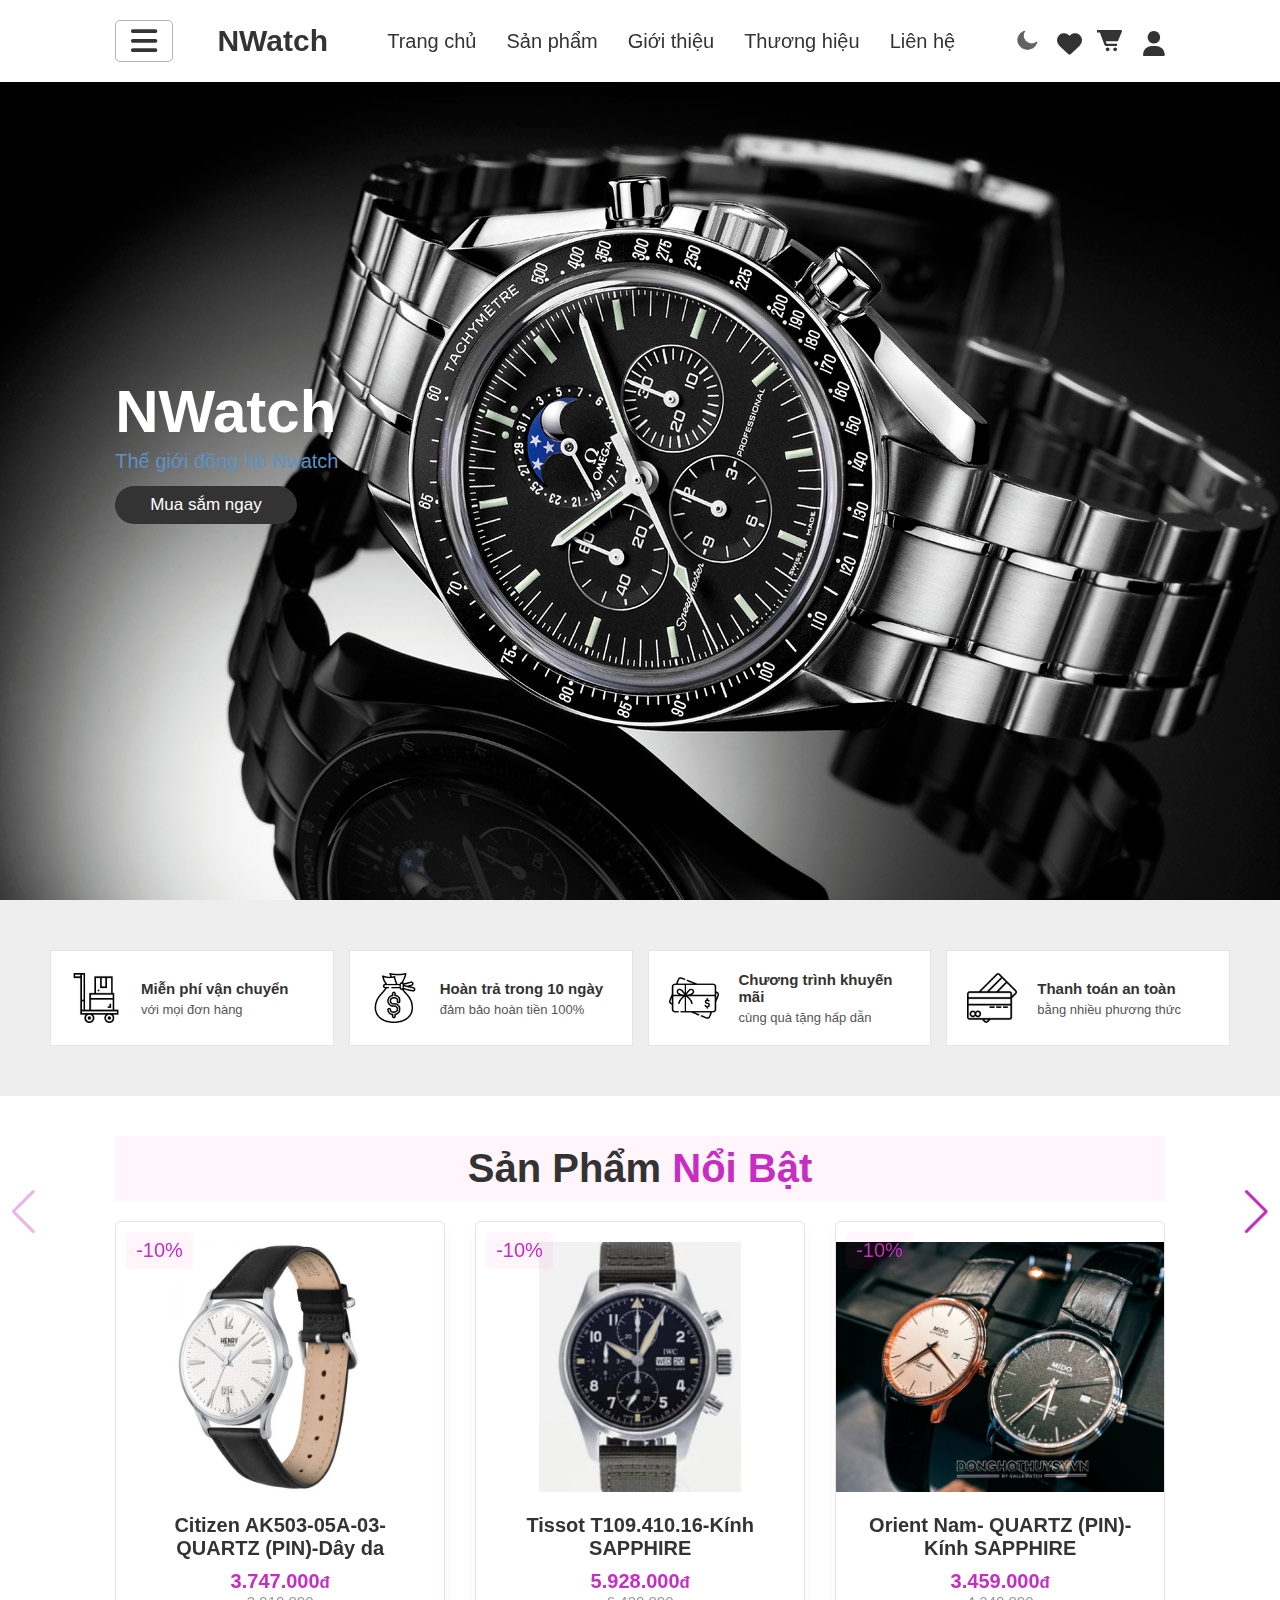
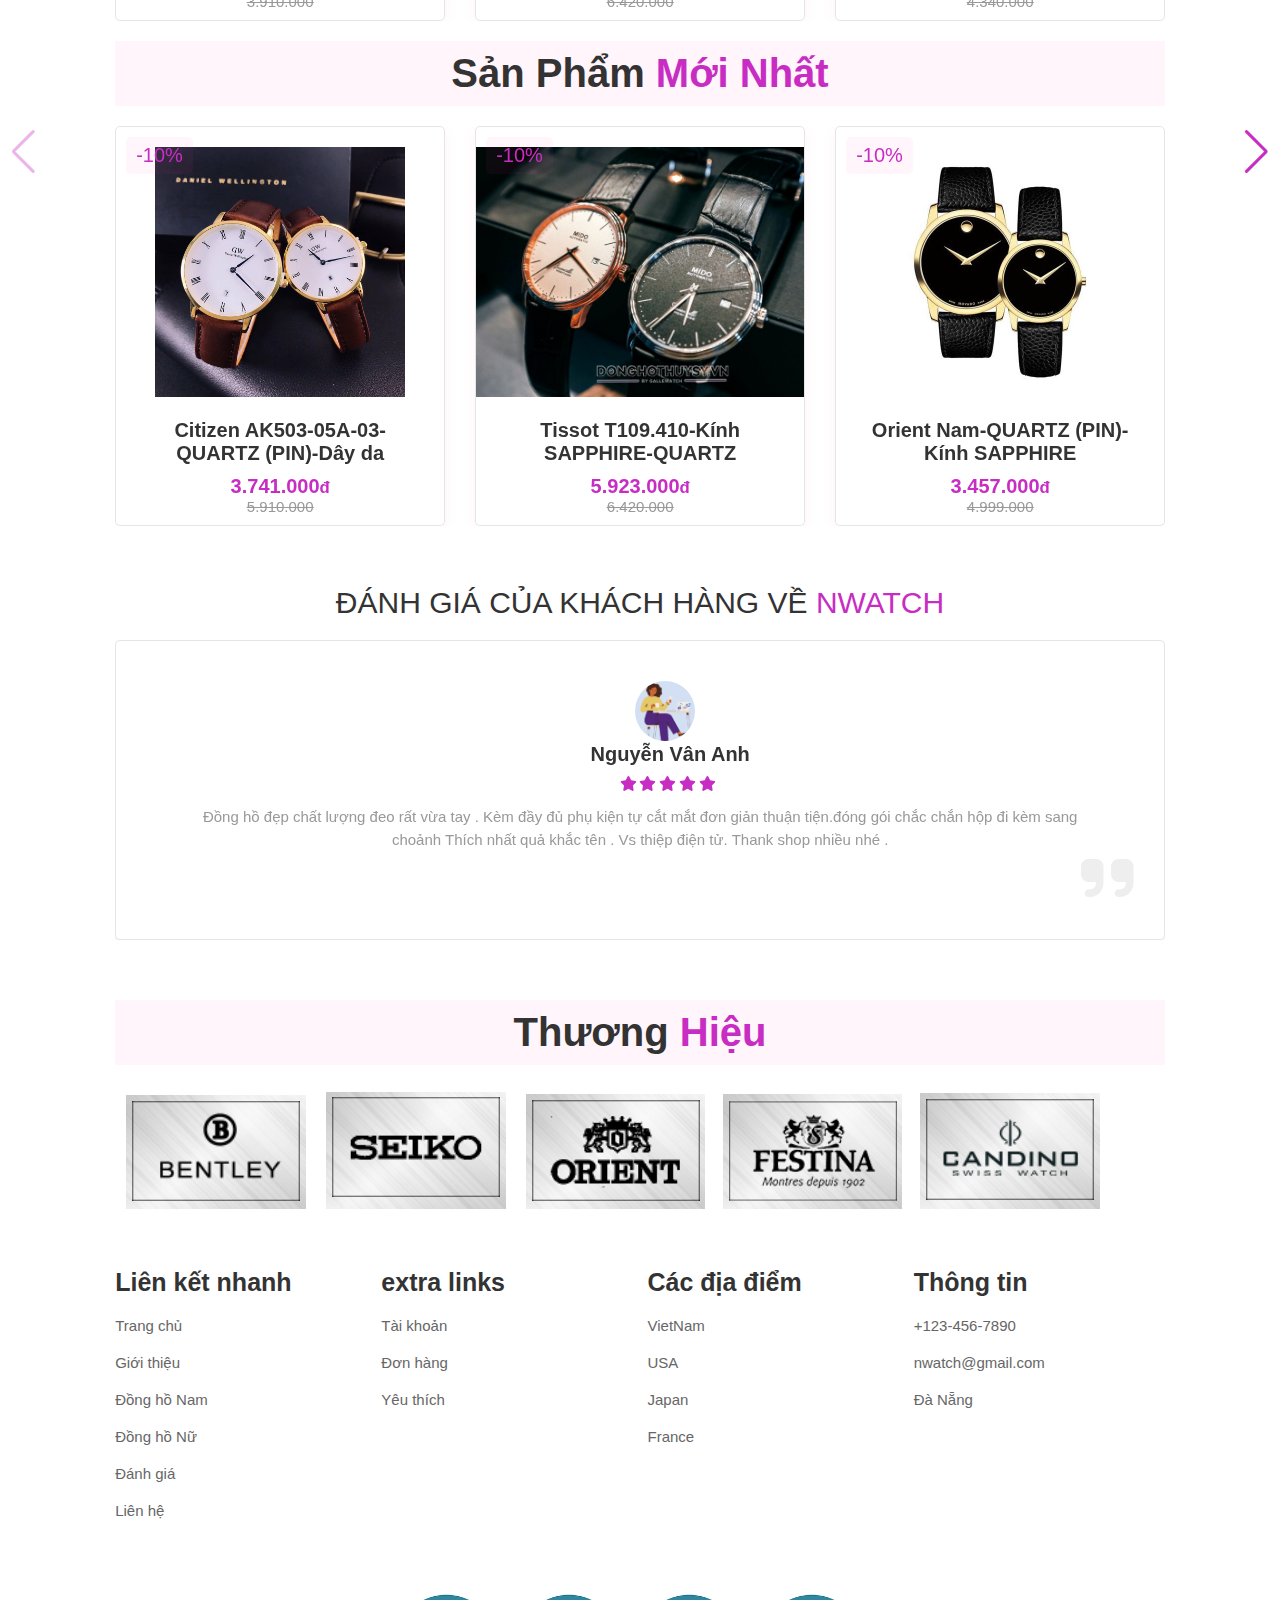
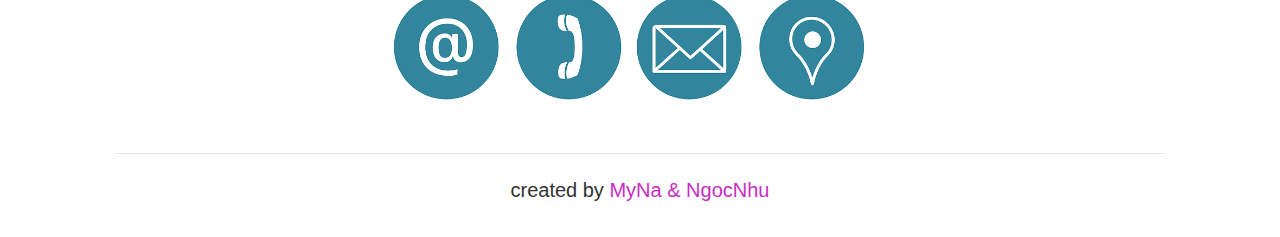
<file: index.html>
<!DOCTYPE html>
<html>
    <head>
        <title>NWatch</title>
        <!-- Link Swiper's CSS -->
        <link rel="stylesheet" href="https://unpkg.com/swiper/swiper-bundle.min.css"/>
        <!-- Font awesome CDN Link -->
        <link rel="stylesheet" href="https://cdnjs.cloudflare.com/ajax/libs/font-awesome/6.1.1/css/all.min.css" integrity="sha512-KfkfwYDsLkIlwQp6LFnl8zNdLGxu9YAA1QvwINks4PhcElQSvqcyVLLD9aMhXd13uQjoXtEKNosOWaZqXgel0g==" crossorigin="anonymous" referrerpolicy="no-referrer" />
        <link rel="stylesheet" href="https://cdnjs.cloudflare.com/ajax/libs/font-awesome/6.1.1/css/all.min.css">
        <link href='https://unpkg.com/boxicons@2.1.2/css/boxicons.min.css' rel='stylesheet'>
        <link rel="stylesheet" href="style.css">        
        <link rel="stylesheet" href="https://cdn.jsdelivr.net/npm/bootstrap-icons@1.8.3/font/bootstrap-icons.css">
    </head>
    <body>
        <!-- header section starts -->
        <header>

            <input type="checkbox" name="" id="toggler">
            <label for="toggler" class="fas fa-bars"></label>

            <a href="index.html" class="logo">NWatch</a>
            
            <nav class="navbar">
                <ul class="main-menu">
                    <li><a href="#home">Trang chủ</a></li>
                    <li class="sp"><a href="TrangSanPham.html">Sản phẩm</a>
                        <ul class="sub-menu">
                            <li><a href="#nam">Đồng hồ Nam</a></li>
                            <li><a href="#nu">Đồng hồ Nữ</a></li>
                            <li><a href="#doi">Đồng hồ Đôi</a></li>
                        </ul>
                    </li>
                    <li><a href="introduction.html">Giới thiệu</a></li>
                    <li><a href="#brand">Thương hiệu</a></li>
                    <li><a href="contact.html">Liên hệ</a></li>
                </ul>
            </nav>

            <div class="icons">
                <img src="image/moon.png" id="toggleDark">
                <a class="fas fa-heart" id="heart-icon"></a>
                <!-- <a class="fas fa-shopping-cart" id="cart-icon"></a> -->
                <i class='bx bxs-cart-alt' id="cart-icon"></i>
                <a href="login.html" class="fas fa-user"></a>
                    </div>
                <!-- </div>  -->
                <!-- Heart -->
                <div class="heart">
                    <h2 class="heart-title">Sản phẩm yêu thích</h2>
                    <!-- Content -->
                    <div class="heart-content">

                    </div>
                    <!-- Heart close -->
                    <i class='bx bx-x' id="close-heart"></i>

                </div>
                
                <!-- Cart -->
                <div class="cart">
                    <h2 class="cart-title">GIỎ HÀNG</h2>
                    <!-- Content -->
                    <div class="cart-content">
                       
                    </div>
                    <!-- Total -->
                    <div class="total">
                        <div class="total-title">Tổng Tiền</div>
                        <div class="total-price">0đ</div>
                    </div>
                    <!-- Buy Button -->
                    <button type="button" class="btn-buy" >Mua ngay</button>
                    <!-- Cart Close -->
                    <i class='bx bx-x' id="close-cart"></i>
                </div>

            </div>
        </header>
        <!-- header section ends -->

        <!-- home section starts -->
        <section class="home" id="home">
            <div class="content">
                <h3>NWatch</h3>
                <span>Thế giới đồng hồ Nwatch </span><br>
                <!-- <p>Thế giới đồng hồ Nwatch</p> -->
                <a href="TrangSanPham.html" class="btn">Mua sắm ngay</a>
            </div>

        </section>

        <!-- icons section starts -->
        <section class="icons-container">

            <div class="icons">
                <img src="image/icon-1.png" alt="">
                <div class="info">
                    <h3>Miễn phí vận chuyển</h3>
                    <span>với mọi đơn hàng</span>
                </div>
            </div>

            <div class="icons">
                <img src="image/icon-2.png" alt="">
                <div class="info">
                    <h3>Hoàn trả trong 10 ngày</h3>
                    <span>đảm bảo hoàn tiền 100%</span>
                </div>
            </div>

            <div class="icons">
                <img src="image/icon-3.png" alt="">
                <div class="info">
                    <h3>Chương trình khuyến mãi</h3>
                    <span>cùng quà tặng hấp dẫn</span>
                </div>
            </div>

            <div class="icons">
                <img src="image/icon-4.png" alt="">
                <div class="info">
                    <h3>Thanh toán an toàn</h3>
                    <span>bằng nhiều phương thức</span>
                </div>
            </div>

        </section>
        <!-- icons section ends -->

        <section class="home-cont">
             <!-- Sp nổi bật -->
             <h1 class="heading">Sản Phẩm <span>Nổi Bật</span></h1>

             <div class="swiper mySwiper container">
                 <div class="swiper-wrapper box-container">
 
                    <div class="swiper-slide box">
                         <span class="discount">-10%</span>
                         <div class="image">
                             <img class="product-img" src="image/img1.jpg" alt="">
                             <div class="icons">
                                 <a class="fas fa-heart add-heart"></a>
                                 <i class='bx bxs-cart-alt add-cart'></i>
                                 <a class="fas fa-share"></a>
                             </div>
                         </div>
                         <div class="content">
                             <a class="product-title" href="products.html">Citizen AK503-05A-03-QUARTZ (PIN)-Dây da</a>
                             <div class="price"> 3.747.000<small>đ</small></div>
                             <div class="preprice">
                                <span>3.910.000</span>
                             </div>
                         </div>
                    </div>
    
                    <div class="swiper-slide box">
                        <span class="discount">-10%</span>
                        <div class="image">
                            <img class="product-img" src="image/img3.png" alt="">
                            <div class="icons">
                                <a class="fas fa-heart add-heart"></a>
                                <i class='bx bxs-cart-alt add-cart'></i>
                                <a class="fas fa-share"></a>
                            </div>
                        </div>
                        <div class="content">
                            <a class="product-title" href="products.html">Tissot T109.410.16-Kính SAPPHIRE</a>
                            <div class="price"> 5.928.000<small>đ </small></div>
                            <div class="preprice">
                                <span> 6.420.000</span>
                            </div>
                        </div>
                    </div>
    
                    <div class="swiper-slide box">
                        <span class="discount">-10%</span>
                        <div class="image">
                            <img class="product-img" src="image/img4.jpg" alt="">
                            <div class="icons">
                                <a class="fas fa-heart add-heart"></a>
                                <i class='bx bxs-cart-alt add-cart'></i>
                                <a class="fas fa-share"></a>
                            </div>
                        </div>
                        <div class="content">
                            <a class="product-title" href="products.html">Orient Nam- QUARTZ (PIN)-Kính SAPPHIRE</a>
                            <div class="price"> 3.459.000<small>đ </small></div>
                            <div class="preprice">
                                <span> 4.340.000</span>
                            </div>
                        </div>
                    </div>
    
                    <div class="swiper-slide box">
                        <span class="discount">-10%</span>
                        <div class="image">
                            <img class="product-img" src="image/img5.webp" alt="">
                            <div class="icons">
                                <a class="fas fa-heart add-heart"></a>
                                <i class='bx bxs-cart-alt add-cart'></i>
                                <a class="fas fa-share"></a>
                            </div>
                        </div>
                        <div class="content">
                            <a class="product-title" href="products.html">Tissot T063.637.36-KÍNH SAPPHIRE</a>
                            <div class="price"> 12.069.000<small>đ</small></div>
                            <div class="preprice">
                                <span>13.780.000</span>
                            </div>
                        </div>
                    </div>

                    <div class="swiper-slide box">
                        <span class="discount">-10%</span>
                        <div class="image">
                            <img class="product-img" src="image/couple1.jpg" alt="">
                            <div class="icons">
                                <a class="fas fa-heart add-heart"></a>
                                <i class='bx bxs-cart-alt add-cart'></i>
                                <a class="fas fa-share"></a>
                            </div>
                        </div>
                        <div class="content">
                            <a class="product-title" href="products.html">Daniel Wellington Đôi–Quartz (Pin)–Dây Da</a>
                            <div class="price"> 10.338.000₫</div>
                            <div class="preprice">
                                <span>11.994.000đ</span>
                            </div>
                        </div>
                    </div>
    
                    <div class="swiper-slide box">
                        <span class="discount">-10%</span>
                        <div class="image">
                            <img class="product-img" src="image/couple3.webp" alt="">
                            <div class="icons">
                                <a class="fas fa-heart add-heart"></a>
                                <i class='bx bxs-cart-alt add-cart'></i>
                                <a class="fas fa-share"></a>
                            </div>
                        </div>
                        <div class="content">
                            <a class="product-title" href="products.html">Citizen BF2009-11A–EQ0599-11A Quartz</a>
                            <div class="price"> 15.623.000đ</div>
                            <div class="preprice">
                                <span>17.792.000đ</span>
                            </div>
                        </div>
                    </div>
    
                    <div class="swiper-slide box">
                        <span class="discount">-10%</span>
                        <div class="image">
                            <img class="product-img" src="image/couple4.jpg" alt="">
                            <div class="icons">
                                <a class="fas fa-heart add-heart"></a>
                                <i class='bx bxs-cart-alt add-cart'></i>
                                <a class="fas fa-share"></a>
                            </div>
                        </div>
                        <div class="content">
                            <a class="product-title" href="products.html">Citizen BF2001-04E–EQ0591-13E Quartz</a>
                            <div class="price"> 13.612.000₫</div>
                            <div class="preprice">
                                <span>16.999.000đ</span>
                            </div>
                        </div>
                    </div>
    
                    <div class="swiper-slide box">
                        <span class="discount">-10%</span>
                        <div class="image">
                            <img class="product-img" src="image/couple5.webp" alt="">
                            <div class="icons">
                                <a class="fas fa-heart add-heart"></a>
                                <i class='bx bxs-cart-alt add-cart'></i>
                                <a class="fas fa-share"></a>
                            </div>
                        </div>
                        <div class="content">
                            <a class="product-title" href="products.html">Casio SHE-4055PGL-7BUDF–QUARTZ (PIN)</a>
                            <div class="price"> 16.319.000₫</div>
                            <div class="preprice">
                                <span>18.900.000đ</span>
                            </div>
                        </div>
                    </div>
    
                    <div class="swiper-slide box">
                        <span class="discount">-10%</span>
                        <div class="image">
                            <img class="product-img" src="image/couple6.jpg" alt="">
                            <div class="icons">
                                <a class="fas fa-heart add-heart"></a>
                                <i class='bx bxs-cart-alt add-cart'></i>
                                <a class="fas fa-share"></a>
                            </div>
                        </div>
                        <div class="content">
                            <a class="product-title" href="products.html">Đồng hồ Q&Q QQ-S28J32Y+QQ-S21J302Y</a>
                            <div class="price"> 17.599.000₫</div>
                            <div class="preprice">
                                <span>15.120.000đ</span>
                            </div>
                        </div>
                    </div>
                </div>
            </div>
             <!--  -->
            <div class="swiper-button-next swiperBtn"></div>
            <div class="swiper-button-prev swiperBtn"></div>


            <!--  -->
             <!-- Sp nổi bật -->
             <h1 class="heading">Sản Phẩm <span>Mới Nhất</span></h1>

             <div class="swiper mySwiper container">
                 <div class="swiper-wrapper box-container">
 
                    <div class="swiper-slide box">
                         <span class="discount">-10%</span>
                         <div class="image">
                             <img class="product-img" src="image/couple1.jpg" alt="">
                             <div class="icons">
                                 <a class="fas fa-heart add-heart"></a>
                                 <i class='bx bxs-cart-alt add-cart'></i>
                                 <a class="fas fa-share"></a>
                             </div>
                         </div>
                         <div class="content">
                             <a class="product-title" href="products.html">Citizen AK503-05A-03-QUARTZ (PIN)-Dây da</a>
                             <div class="price"> 3.741.000<small>đ</small></div>
                             <div class="preprice">
                                <span>5.910.000</span>
                             </div>
                         </div>
                    </div>
    
                    <div class="swiper-slide box">
                        <span class="discount">-10%</span>
                        <div class="image">
                            <img class="product-img" src="image/img4.jpg" alt="">
                            <div class="icons">
                                <a class="fas fa-heart add-heart"></a>
                                <i class='bx bxs-cart-alt add-cart'></i>
                                <a class="fas fa-share"></a>
                            </div>
                        </div>
                        <div class="content">
                            <a class="product-title" href="products.html">Tissot T109.410-Kính SAPPHIRE-QUARTZ</a>
                            <div class="price"> 5.923.000<small>đ </small></div>
                            <div class="preprice">
                                <span> 6.420.000</span>
                            </div>
                        </div>
                    </div>
    
                    <div class="swiper-slide box">
                        <span class="discount">-10%</span>
                        <div class="image">
                            <img class="product-img" src="image/couple6.jpg" alt="">
                            <div class="icons">
                                <a class="fas fa-heart add-heart"></a>
                                <i class='bx bxs-cart-alt add-cart'></i>
                                <a class="fas fa-share"></a>
                            </div>
                        </div>
                        <div class="content">
                            <a class="product-title" href="products.html">Orient Nam-QUARTZ (PIN)-Kính SAPPHIRE</a>
                            <div class="price"> 3.457.000<small>đ </small></div>
                            <div class="preprice">
                                <span> 4.999.000</span>
                            </div>
                        </div>
                    </div>
    
                    <div class="swiper-slide box">
                        <span class="discount">-10%</span>
                        <div class="image">
                            <img class="product-img" src="image/img5.webp" alt="">
                            <div class="icons">
                                <a class="fas fa-heart add-heart"></a>
                                <i class='bx bxs-cart-alt add-cart'></i>
                                <a class="fas fa-share"></a>
                            </div>
                        </div>
                        <div class="content">
                            <a class="product-title" href="products.html">Tissot T063.637.36-Kính SAPPHIRE</a>
                            <div class="price"> 12.068.000<small>đ</small></div>
                            <div class="preprice">
                                <span>13.780.000</span>
                            </div>
                        </div>
                    </div>

                    <div class="swiper-slide box">
                        <span class="discount">-10%</span>
                        <div class="image">
                            <img class="product-img" src="image/nu4.png" alt="">
                            <div class="icons">
                                <a class="fas fa-heart add-heart"></a>
                                <i class='bx bxs-cart-alt add-cart'></i>
                                <a class="fas fa-share"></a>
                            </div>
                        </div>
                        <div class="content">
                            <a class="product-title" href="products.html">Daniel Wellington Đôi – Quartz (Pin) – Dây Da</a>
                            <div class="price"> 13.338.000₫</div>
                            <div class="preprice">
                                <span>15.104.000đ</span>
                            </div>
                        </div>
                    </div>
    
                    <div class="swiper-slide box">
                        <span class="discount">-10%</span>
                        <div class="image">
                            <img class="product-img" src="image/couple3.webp" alt="">
                            <div class="icons">
                                <a class="fas fa-heart add-heart"></a>
                                <i class='bx bxs-cart-alt add-cart'></i>
                                <a class="fas fa-share"></a>
                            </div>
                        </div>
                        <div class="content">
                            <a class="product-title" href="products.html">Citizen BF2009-11A–EQ0599-11A Quartz</a>
                            <div class="price"> 18.623.200đ </div>
                            <div class="preprice">
                                <span>16.792.000đ</span>
                            </div>
                        </div>
                    </div>
    
                    <div class="swiper-slide box">
                        <span class="discount">-10%</span>
                        <div class="image">
                            <img class="product-img" src="image/nu2.png" alt="">
                            <div class="icons">
                                <a class="fas fa-heart add-heart"></a>
                                <i class='bx bxs-cart-alt add-cart'></i>
                                <a class="fas fa-share"></a>
                            </div>
                        </div>
                        <div class="content">
                            <a class="product-title" href="products.html">Citizen BF2001-04E–EQ591-13E Quartz</a>
                            <div class="price"> 10.619.000₫</div>
                            <div class="preprice">
                                <span>12.270.000đ</span>
                            </div>
                        </div>
                    </div>
    
                    <div class="swiper-slide box">
                        <span class="discount">-10%</span>
                        <div class="image">
                            <img class="product-img" src="image/couple5.webp" alt="">
                            <div class="icons">
                                <a class="fas fa-heart add-heart"></a>
                                <i class='bx bxs-cart-alt add-cart'></i>
                                <a class="fas fa-share"></a>
                            </div>
                        </div>
                        <div class="content">
                            <a class="product-title" href="products.html">Casio 405PGL-7BUDF–QUARTZ (PIN)-Dây da</a>
                            <div class="price"> 15.319.000₫</div>
                            <div class="preprice">
                                <span>14.900.000đ</span>
                            </div>
                        </div>
                    </div>
    
                    <div class="swiper-slide box">
                        <span class="discount">-10%</span>
                        <div class="image">
                            <img class="product-img" src="image/nu1.png" alt="">
                            <div class="icons">
                                <a class="fas fa-heart add-heart"></a>
                                <i class='bx bxs-cart-alt add-cart'></i>
                                <a class="fas fa-share"></a>
                            </div>
                        </div>
                        <div class="content">
                            <a class="product-title" href="products.html">Đồng hồ Q&QQQ-S20J2Y+QQ-S21J02Y</a>
                            <div class="price"> 8.578.000₫</div>
                            <div class="preprice">
                                <span>9.120.000đ</span>
                            </div>
                        </div>
                    </div>
                </div>
            </div>
             <!--  -->
            <div class="swiper-button-next swiperBtn2"></div>
            <div class="swiper-button-prev swiperBtn2"></div>
            
        </section>
        <!-- home section ends -->


        <!-- Đánh giá về cửa hàng -->
        <section class="review">
            <p>ĐÁNH GIÁ CỦA KHÁCH HÀNG VỀ <span>NWATCH</span></p>
            <div class="swiper mySwiper2">
                <div class="swiper-wrapper box-container"  style="height: 300px; text-align: center;">
                    <div class="swiper-slide box">
                        <div class="user" style="text-align: center; align-items: center;">
                            <img src="image/review1.webp" alt="">
                            <h3>Nguyễn Vân Anh</h3>
                            
                        </div>
                        <div class="stars">
                            <i class="fas fa-star"></i>
                            <i class="fas fa-star"></i>
                            <i class="fas fa-star"></i>
                            <i class="fas fa-star"></i>
                            <i class="fas fa-star"></i>
                        </div>
                        <p>Đồng hồ đẹp chất lượng đeo rất vừa tay . Kèm đầy đủ phụ kiện tự cắt mắt đơn giản thuận tiện.đóng gói chắc chắn hộp đi kèm sang choảnh Thích nhất quả khắc tên . Vs thiệp điện tử. Thank shop nhiều nhé .
                        </p>
                        <span class="fas fa-quote-right"></span>
                    </div>
    
                    <div class="swiper-slide box">
                        <div class="user">
                            <img src="image/review2.webp" alt="">
                            <h3>Nguyễn Đăng Khoa</h3>
                            
                        </div>
                        <div class="stars">
                            <i class="fas fa-star"></i>
                            <i class="fas fa-star"></i>
                            <i class="fas fa-star"></i>
                            <i class="fas fa-star"></i>
                            <i class="fas fa-star"></i>
                        </div>
                        <p>
                            Hài lòng. Xứng đáng đợi, xứng đáng đồng tiền bỏ ra. Rẻ mà đẹp chất lượng thì chưa dùng nên chưa biết. Tặng bộ dây da 1 cục pin, khăn lau đầy đủ. Nói chung ổn áp lắm nên trãi nghiệm nha mọi người
                        </p>
                        <span class="fas fa-quote-right"></span>
                    </div>
    
                    <div class="swiper-slide box">
                        <div class="user">
                            <img src="image/review3.jpeg" alt="">
                            <h3>Hồ Long Quân</h3>
                        </div>
                        <div class="stars">
                            <i class="fas fa-star"></i>
                            <i class="fas fa-star"></i>
                            <i class="fas fa-star"></i>
                            <i class="fas fa-star"></i>
                            <i class="fas fa-star"></i>
                        </div>
                        <p>Đồng hồ đẹp, chỉnh đốt cho vừa tay dễ dàng, chắc tay, đóng gói cẩn thận giá cả hợp lí,
                        </p>
                        <span class="fas fa-quote-right"></span>
                    </div>
    
                </div>
            </div>
            <!-- <div class="swiper-pagination"></div> -->
            
        </section>
        <!--  -->

        <!-- review section starts -->
        <section class="Brand" id="brand">
            <h1 class="heading">Thương <span>Hiệu</span></h1>
            <div class="brandImage">
                <img id="phongto" src="image/bentley.png" alt="">
                <img id="phongto" src="image/seiko.png" alt="">
                <img id="phongto" src="image/orient.png" alt="">
                <img id="phongto" src="image/festina.png" alt="">
                <img id="phongto" src="image/candino.png" alt="">
            </div>
        </section> 
        <!-- review section ends -->

        <!-- footer section starts -->
        <section class="footer">

            <div class="box-container">

                <div class="box">
                    <h3>Liên kết nhanh</h3>
                    <a href="#home">Trang chủ</a>
                    <a href="#gt">Giới thiệu</a>
                    <a href="#nam">Đồng hồ Nam</a>
                    <a href="#nu">Đồng hồ Nữ</a>
                    <a href="#đg">Đánh giá</a>
                    <a href="#lh">Liên hệ</a>
                </div>

                <div class="box">
                    <h3>extra links</h3>
                    <a href="#">Tài khoản</a>
                    <a href="#">Đơn hàng</a>
                    <a href="#">Yêu thích</a>
                </div>

                <div class="box">
                    <h3>Các địa điểm</h3>
                    <a href="#">VietNam</a>
                    <a href="#">USA</a>
                    <a href="#">Japan</a>
                    <a href="#">France</a>
                </div>

                <div class="box">
                    <h3>Thông tin </h3>
                    <a href="#">+123-456-7890</a>
                    <a href="#">nwatch@gmail.com</a>
                    <a href="#">Đà Nẵng</a>
                </div>

                <img src="image/footer1.png" alt="" style="width:50%; align-items: center;">

            </div>

            <div class="credit"> created by <span>MyNa & NgocNhu</span></div>

        </section>
        <!-- footer section ends -->

        <!-- Swiper JS -->
        <script src="https://unpkg.com/swiper/swiper-bundle.min.js"></script>

         <!-- Initialize Swiper  -->
        <script>
            var swiper = new Swiper(".mySwiper", {
                slidesPerView: 3,
                spaceBetween: 30,
                slidesPerGroup: 3,
                loop: true,
                loopFillGroupWithBlank: true,
                pagination: {
                    el: ".swiper-pagination",
                    clickable: true,
                },
                autoplay: {
                    delay: 2500,
                    disableOnInteraction: false,
                },
                navigation: {
                    nextEl: ".swiper-button-next",
                    prevEl: ".swiper-button-prev",
                },
            });

            var swiper = new Swiper(".mySwiper2", {
                spaceBetween: 30,
                centeredSlides: true,
                autoplay: {
                delay: 2500,
                disableOnInteraction: false,
                },
                pagination: {
                el: ".swiper-pagination",
                clickable: true,
                },
                navigation: {
                nextEl: ".swiper-button-next",
                prevEl: ".swiper-button-prev",
                },
            });

        </script>
        <script src="main.js"></script>
        <script src="heart.js"></script>
    </body>
</html>
</file>
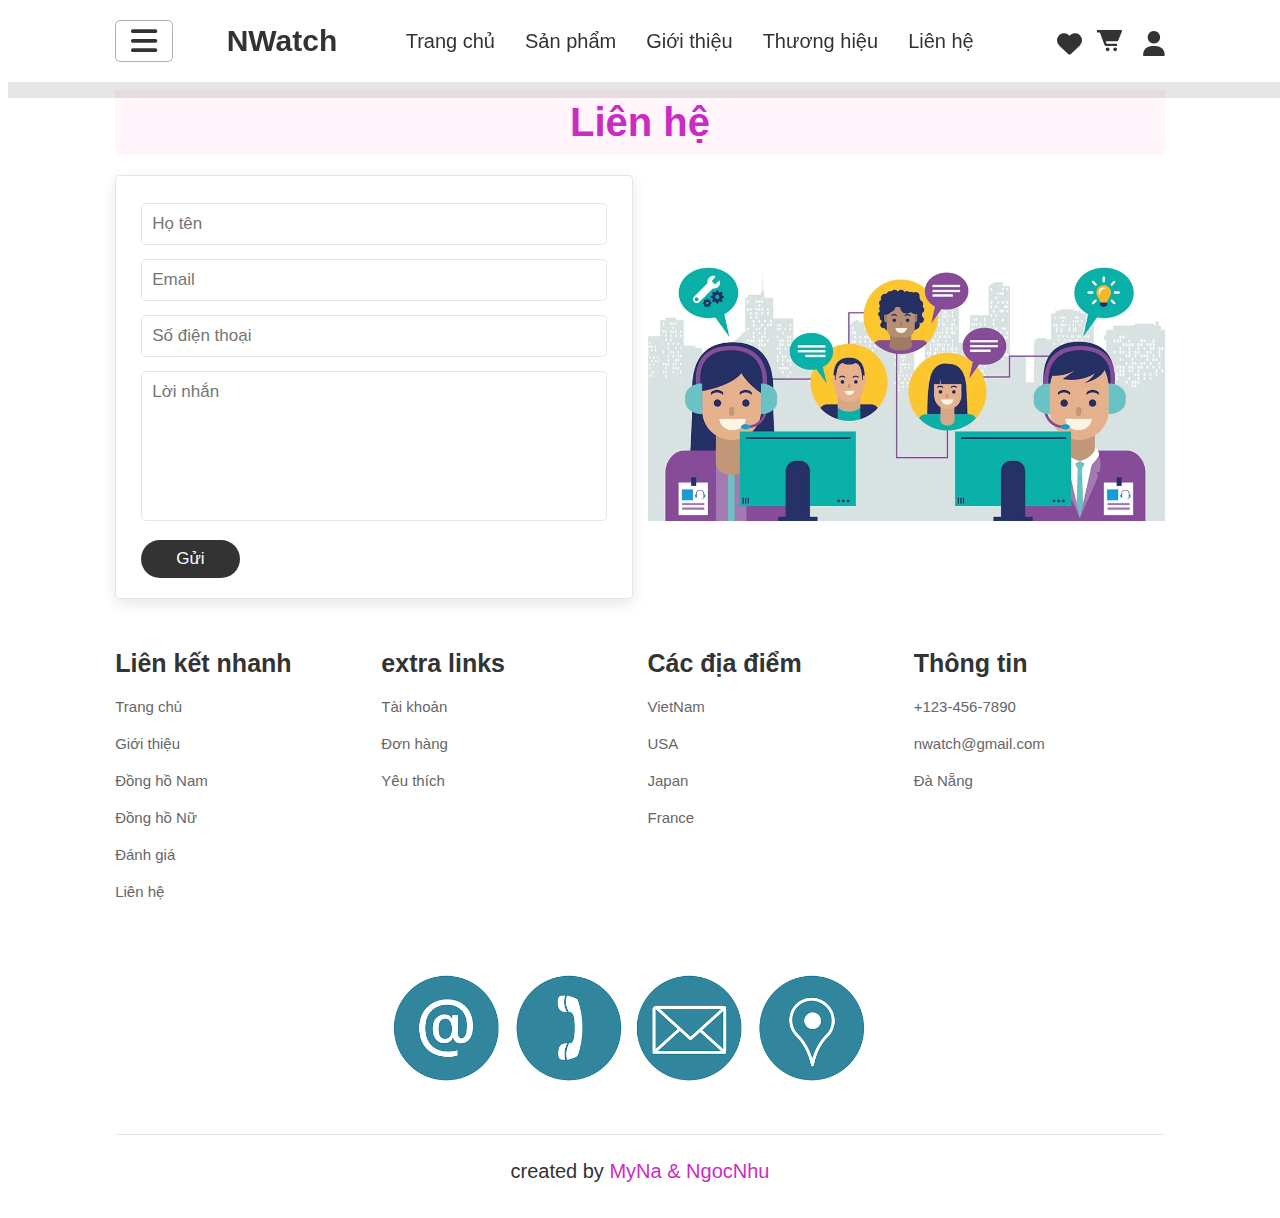
<file: contact.html>
<!DOCTYPE html>
<html>
    <head>
        <title>NWatch</title>
        <!-- Link Swiper's CSS -->
        <link rel="stylesheet" href="https://unpkg.com/swiper/swiper-bundle.min.css"/>
        <!-- Font awesome CDN Link -->
        <link rel="stylesheet" href="https://cdnjs.cloudflare.com/ajax/libs/font-awesome/6.1.1/css/all.min.css" integrity="sha512-KfkfwYDsLkIlwQp6LFnl8zNdLGxu9YAA1QvwINks4PhcElQSvqcyVLLD9aMhXd13uQjoXtEKNosOWaZqXgel0g==" crossorigin="anonymous" referrerpolicy="no-referrer" />
        <link rel="stylesheet" href="https://cdnjs.cloudflare.com/ajax/libs/font-awesome/6.1.1/css/all.min.css">
        <link href='https://unpkg.com/boxicons@2.1.2/css/boxicons.min.css' rel='stylesheet'>
        <link rel="stylesheet" href="style.css">
        
    </head>
    <body>
        <!-- header section starts -->
        <header>

            <input type="checkbox" name="" id="toggler">
            <label for="toggler" class="fas fa-bars"></label>

            <a href="index.html" class="logo">NWatch</a>
            
            <nav class="navbar">
                <ul class="main-menu">
                    <li><a href="index.html">Trang chủ</a></li>
                    <li class="sp"><a href="TrangSanPham.html">Sản phẩm</a>
                        <ul class="sub-menu">
                            <li><a href="TrangSanPham.html#nam">Đồng hồ Nam</a></li>
                            <li><a href="TrangSanPham.html#nu">Đồng hồ Nữ</a></li>
                            <li><a href="TrangSanPham.html#doi">Đồng hồ Đôi</a></li>
                        </ul>
                    </li>
                    <li><a href="introduction.html">Giới thiệu</a></li>
                    <li><a href="index.html#brand">Thương hiệu</a></li>
                    <li><a href="contact.html">Liên hệ</a></li>
                </ul>
            </nav>

            <div class="icons">
                <a href="#" class="fas fa-heart"></a>
                <i class='bx bxs-cart-alt' id="cart-icon"></i>                
                <a href="login.html" class="fas fa-user"></a>
                
                <!-- Cart -->
                <div class="cart">
                    <h2 class="cart-title">GIỎ HÀNG</h2>
                    <hr>
                    <!-- Content -->
                    <div class="cart-content">
                       
                    </div>
                    <!-- Total -->
                    <div class="total">
                        <div class="total-title">Tổng tiền</div>
                        <div class="total-price">0đ</div>
                    </div>
                    <!-- Buy Button -->
                    <button type="button" class="btn-buy" >Mua ngay</button>
                    <!-- Cart Close -->
                    <i class='bx bx-x' id="close-cart"></i>
                </div>
            </div>
        </header>
        <!-- header section ends -->

        <!-- contact section starts -->
        <section class="contact" id="lh">

            <h1 class="heading"><span>Liên hệ </span></h1>

            <div class="row">
                <form action="">
                    <input type="text" placeholder="Họ tên" class="box">
                    <input type="email" placeholder="Email" class="box">
                    <input type="number" placeholder="Số điện thoại" class="box">
                    <textarea name="" class="box" placeholder="Lời nhắn" id="" cols="30" rows="10"></textarea>
                    <input type="submit" value="Gửi" class="btn">
                </form>

                <div class="image">
                    <img src="image/contact1.webp" alt="">

                </div>
            </div>
        </section>
        <!-- contact section ends -->

        <!-- footer section starts -->
        <section class="footer">

            <div class="box-container">

                <div class="box">
                    <h3>Liên kết nhanh</h3>
                    <a href="#home">Trang chủ</a>
                    <a href="#gt">Giới thiệu</a>
                    <a href="#nam">Đồng hồ Nam</a>
                    <a href="#nu">Đồng hồ Nữ</a>
                    <a href="#đg">Đánh giá</a>
                    <a href="#lh">Liên hệ</a>
                </div>

                <div class="box">
                    <h3>extra links</h3>
                    <a href="#">Tài khoản</a>
                    <a href="#">Đơn hàng</a>
                    <a href="#">Yêu thích</a>
                </div>

                <div class="box">
                    <h3>Các địa điểm</h3>
                    <a href="#">VietNam</a>
                    <a href="#">USA</a>
                    <a href="#">Japan</a>
                    <a href="#">France</a>
                </div>

                <div class="box">
                    <h3>Thông tin </h3>
                    <a href="#">+123-456-7890</a>
                    <a href="#">nwatch@gmail.com</a>
                    <a href="#">Đà Nẵng</a>
                </div>

                <img src="image/footer1.png" alt="" style="width:50%; align-items: center;">

            </div>

            <div class="credit"> created by <span>MyNa & NgocNhu</span></div>

        </section>
        <!-- footer section ends -->
        <script src="/main.js"></script>
    </body>
</html>
</file>
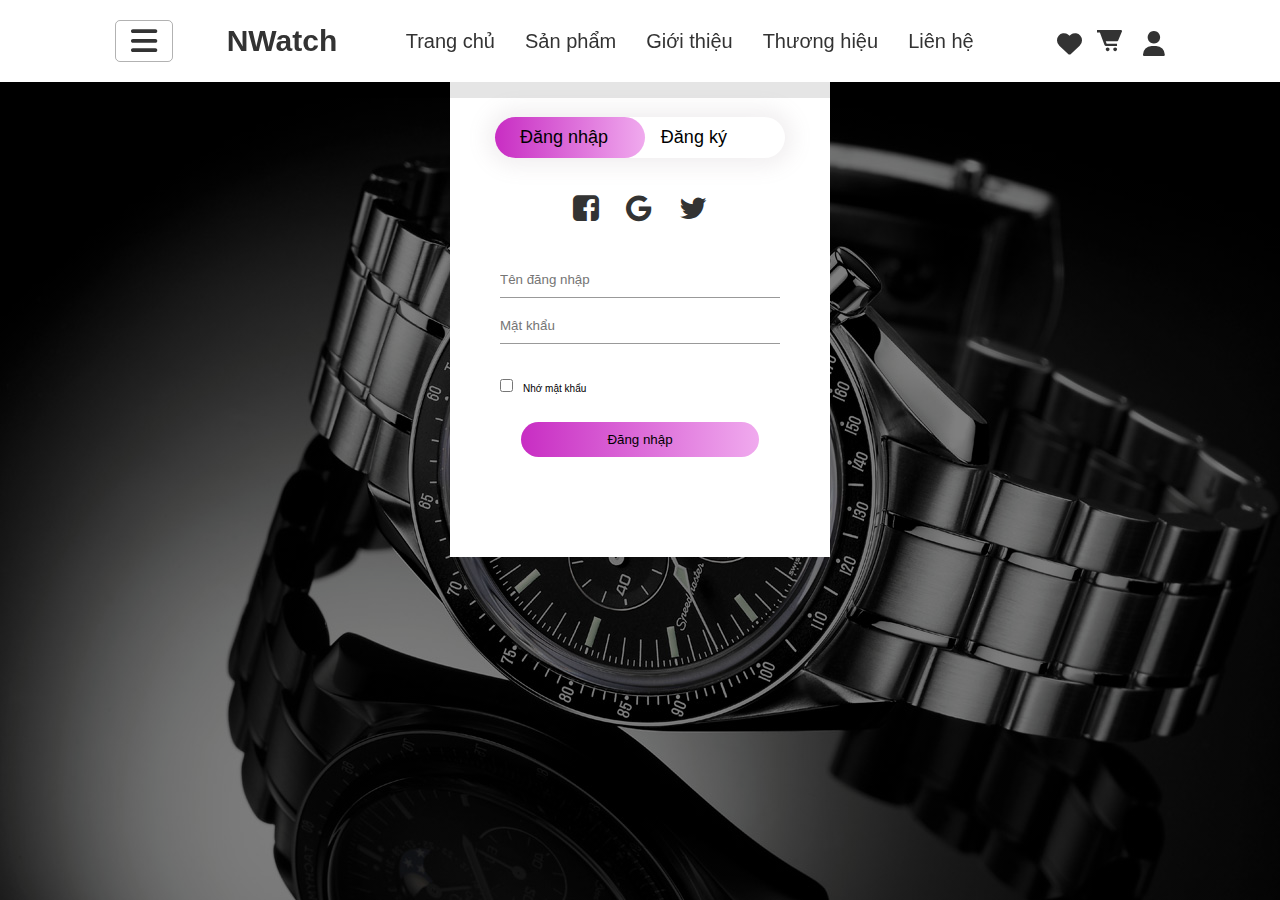
<file: login.html>
<!DOCTYPE html>
<html>
    <head>
        <title>NWatch</title>
        <link rel="stylesheet" href="https://cdnjs.cloudflare.com/ajax/libs/font-awesome/6.1.1/css/all.min.css">
        <link rel="stylesheet" href="https://cdnjs.cloudflare.com/ajax/libs/font-awesome/4.7.0/css/font-awesome.min.css">
        <link href='https://unpkg.com/boxicons@2.1.2/css/boxicons.min.css' rel='stylesheet'>
        <link rel="stylesheet" href="style.css">
    </head>
    <body>
        <!-- header section starts -->
        <header>

            <input type="checkbox" name="" id="toggler">
            <label for="toggler" class="fas fa-bars"></label>

            <a href="index.html" class="logo">NWatch</a>
            
            <nav class="navbar">
                <ul class="main-menu">
                    <li><a href="index.html">Trang chủ</a></li>
                    <li class="sp"><a href="TrangSanPham.html">Sản phẩm</a>
                        <ul class="sub-menu">
                            <li><a href="TrangSanPham.html#nam">Đồng hồ Nam</a></li>
                            <li><a href="TrangSanPham.html#nu">Đồng hồ Nữ</a></li>
                            <li><a href="TrangSanPham.html#doi">Đồng hồ Đôi</a></li>
                        </ul>
                    </li>
                    <li><a href="introduction.html">Giới thiệu</a></li>
                    <li><a href="index.html#brand">Thương hiệu</a></li>
                    <li><a href="contact.html">Liên hệ</a></li>
                </ul>
            </nav>

            <div class="icons">
                <a href="#" class="fas fa-heart"></a>
                <i class='bx bxs-cart-alt' id="cart-icon"></i>
                <a href="#" class="fas fa-user"></a>
                
                <!-- Cart -->
                <div class="cart">
                    <h2 class="cart-title">GIỎ HÀNG</h2>
                    <hr>
                    <!-- Content -->
                    <div class="cart-content">
                       
                    </div>
                    <!-- Total -->
                    <div class="total">
                        <div class="total-title">Tổng tiền</div>
                        <div class="total-price">0đ</div>
                    </div>
                    <!-- Buy Button -->
                    <button type="button" class="btn-buy" >Mua ngay</button>
                    <!-- Cart Close -->
                    <i class='bx bx-x' id="close-cart"></i>
                </div>

            </div>
        </header>
        <!-- header section ends -->
        
        <!-- Form Login -->
        <div class="login-form">
            <div class="form-box">
                <div class="button-box">
                    <div id="buttn"></div>
                    <button type="button" class="toggle-btn" onclick="login()">Đăng nhập</button>
                    <button type="button" class="toggle-btn" onclick="register()">Đăng ký</button>
                </div>
                <div class="social-icons">
                    <i class="fa fa-facebook-square"></i>
                    <i class="fa fa-google"></i>
                    <i class="fa fa-twitter "></i>
                </div>
                <form id="login" class="input-group">
                    <input type="text" class="input-field" placeholder="Tên đăng nhập" required>
                    <input type="text" class="input-field" placeholder="Mật khẩu" required>
                    <input type="checkbox" class="check-box"><span>Nhớ mật khẩu</span>
                    <button type="submit" class="submit-btn">Đăng nhập</button>
                </form>

                <form id="register" class="input-group">
                    <input type="text" class="input-field" placeholder="Tên đăng nhập" required>
                    <input type="email" class="input-field" placeholder="Email" required>
                    <input type="text" class="input-field" placeholder="Mật khẩu" required>
                    <input type="text" class="input-field" placeholder="Số điện thoại" required>
                    <br><br>
                    <button type="submit" class="submit-btn">Đăng ký</button>
                </form>
            </div>
        </div>

        <script>
            var x = document.getElementById("login");
            var y = document.getElementById("register");
            var z = document.getElementById("buttn");

            function register(){
                x.style.left = "-400px";
                y.style.left = "50px";
                z.style.left = "150px";
            }

            function login(){
                x.style.left = "50px";
                y.style.left = "450px";
                z.style.left = "0px";
            }
        </script>
        <!--  -->
        <script src="/main.js"></script>
    </body>
</html>
</file>
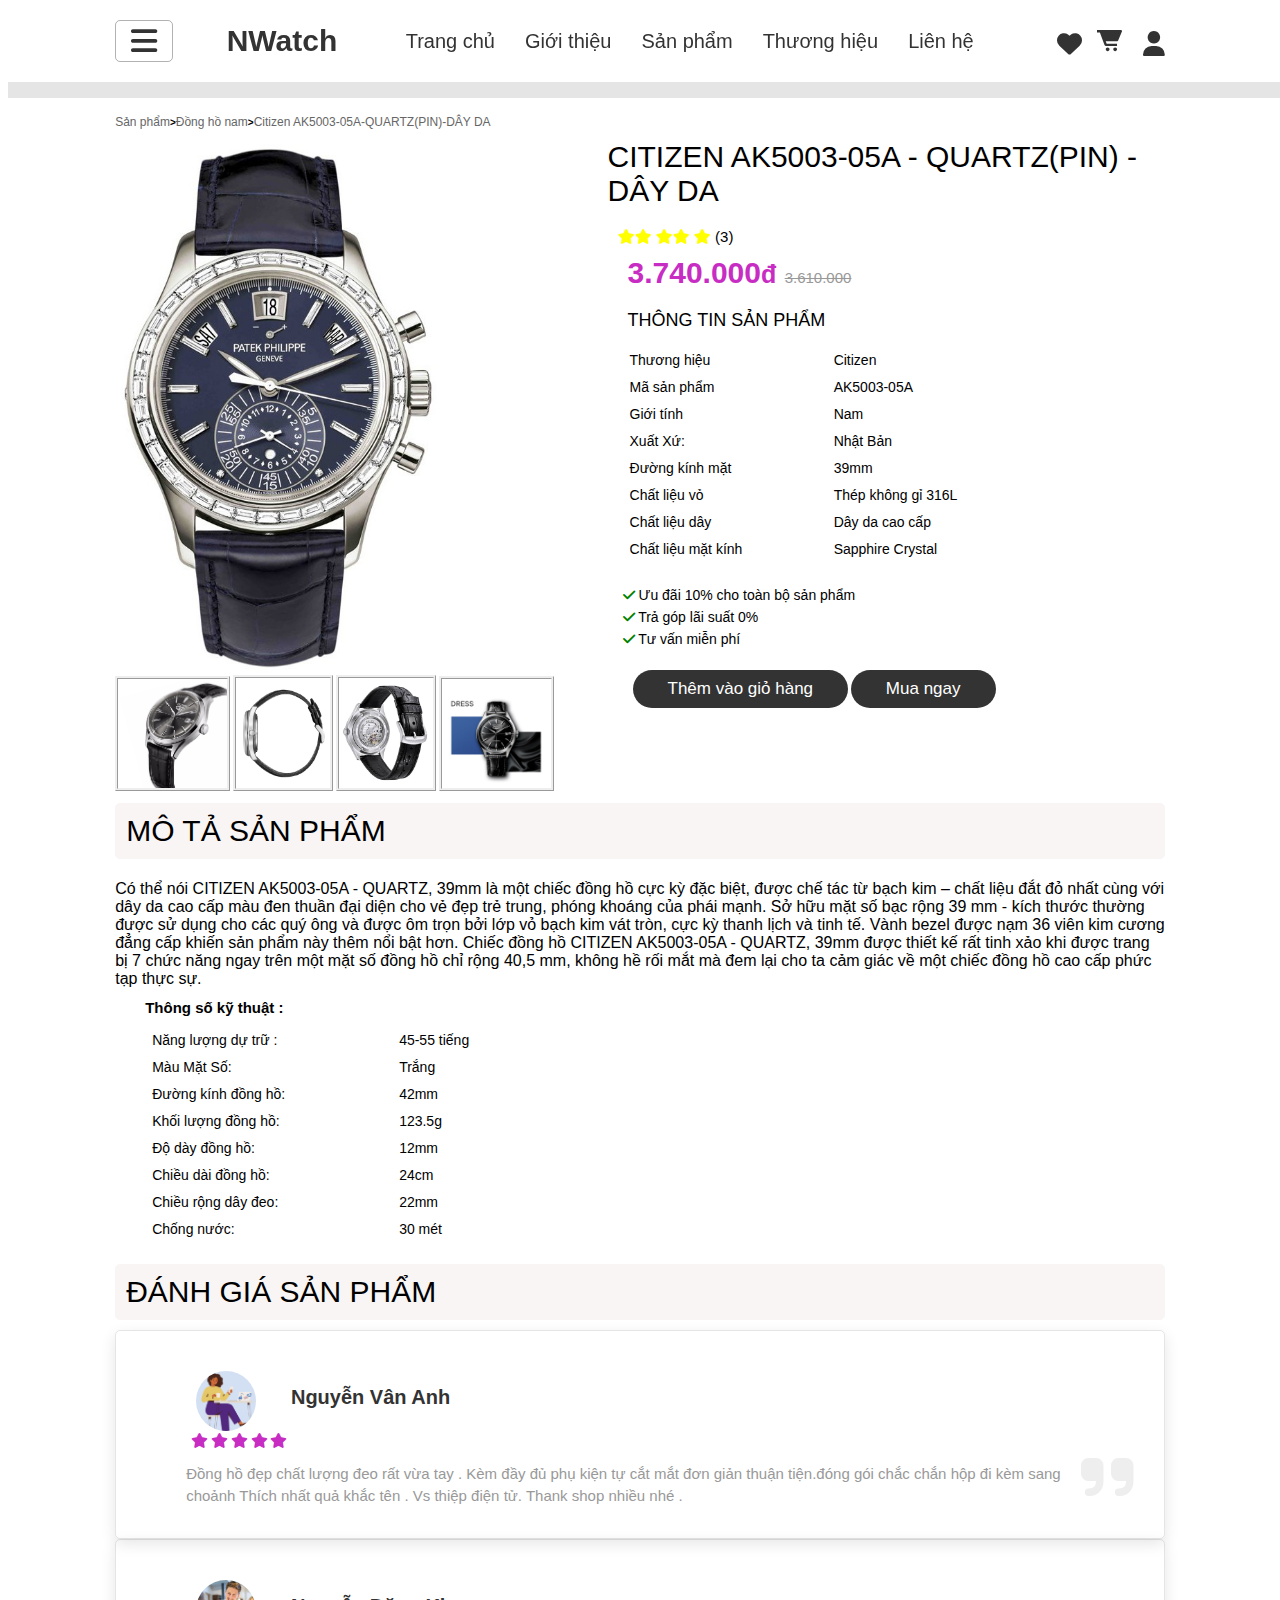
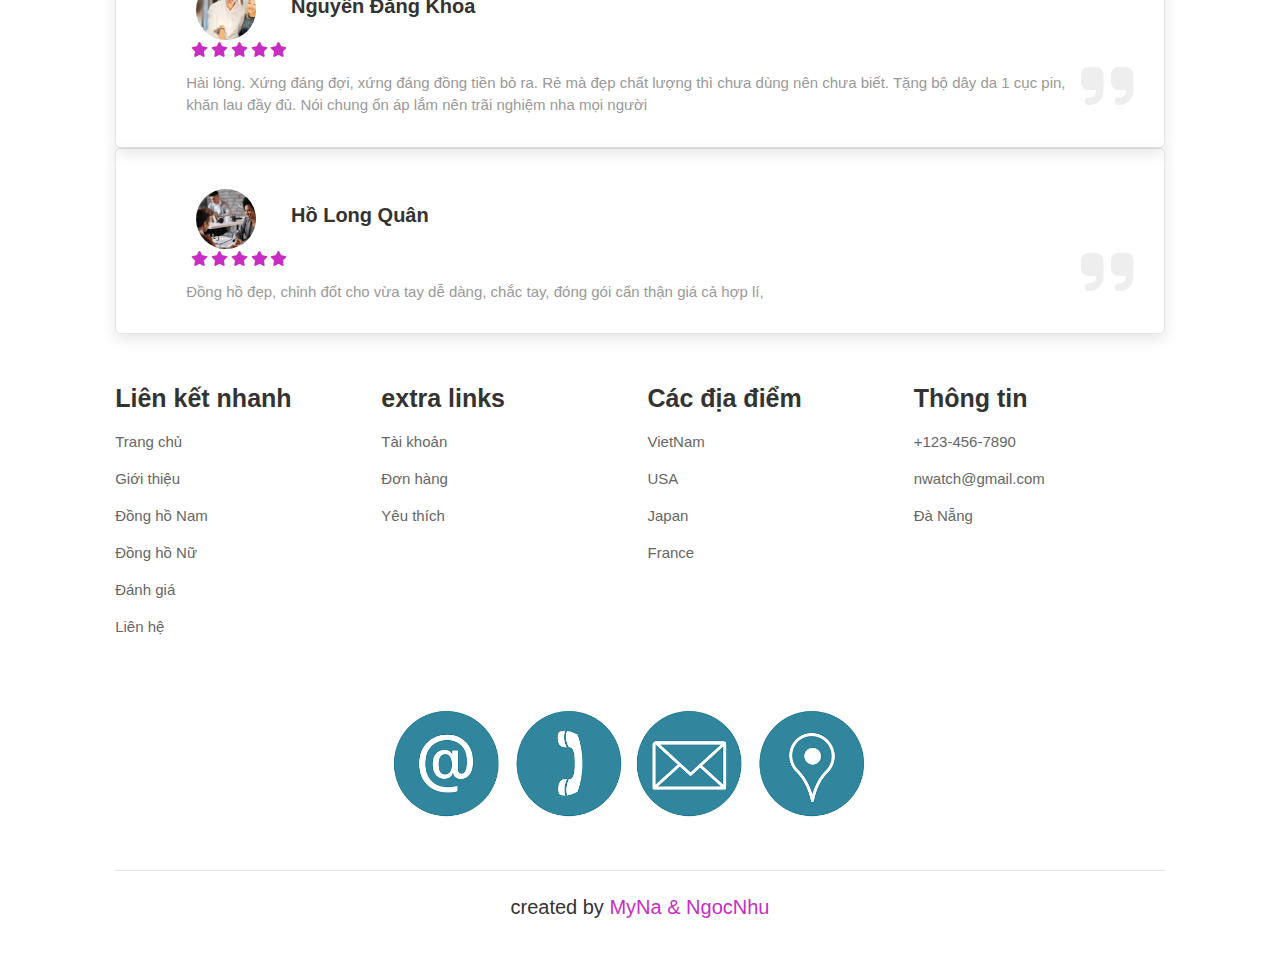
<file: products.html>
<!DOCTYPE html>
<html>
    <head>
        <title>NWATCH</title>
        <link rel="stylesheet" href="https://cdnjs.cloudflare.com/ajax/libs/font-awesome/6.1.1/css/all.min.css">
        <link href='https://unpkg.com/boxicons@2.1.2/css/boxicons.min.css' rel='stylesheet'>
        <link rel="stylesheet" href="style.css">
    </head>
    <body>
       
        <!-- header section starts -->
        <header>

            <input type="checkbox" name="" id="toggler">
            <label for="toggler" class="fas fa-bars"></label>

            <a href="index.html" class="logo">NWatch</a>
            
            <nav class="navbar">
                <ul class="main-menu">
                    <li><a href="index.html">Trang chủ</a></li>
                    <li><a href="introduction.html">Giới thiệu</a></li>
                    <li class="sp"><a href="TrangSanPham.html">Sản phẩm</a>
                        <ul class="sub-menu">
                            <li><a href="TrangSanPham.html#nam">Đồng hồ Nam</a></li>
                            <li><a href="TrangSanPham.html#nu">Đồng hồ Nữ</a></li>
                            <li><a href="TrangSanPham.html#doi">Đồng hồ Đôi</a></li>
                        </ul>
                    </li>
                    <li><a href="index.html#th">Thương hiệu</a></li>
                    <li><a href="contact.html">Liên hệ</a></li>
                </ul>
            </nav>

            <div class="icons">
                <a href="#" class="fas fa-heart"></a>
                <i class='bx bxs-cart-alt' id="cart-icon"></i>
                <a href="#" class="fas fa-user"></a>

                <!-- Cart -->
                <div class="cart">
                    <h2 class="cart-title">GIỎ HÀNG</h2>
                    <hr>
                    <!-- Content -->
                    <div class="cart-content">
                       
                    </div>
                    <!-- Total -->
                    <div class="total">
                        <div class="total-title">Tổng tiền</div>
                        <div class="total-price">0đ</div>
                    </div>
                    <!-- Buy Button -->
                    <button type="button" class="btn-buy" >Mua ngay</button>
                    <!-- Cart Close -->
                    <i class='bx bx-x' id="close-cart"></i>
                </div>
            </div>
        </header>
        <!-- header section ends -->

        <!-- products information section starts-->
        <section class="donghonam">
            <div class="info">
                <div class="left">
                    <p> <a href="index.html#nam">Sản phẩm</a><b>></b><a href="index.html#nam">Đồng hồ nam</a><b>></b><a href="">Citizen AK5003-05A-QUARTZ(PIN)-DÂY DA</a>
                    </p>
                    <img src="image/anhdhchinh.jpg" alt="" style="width: 70%; cursor: zoom-in;" data-enlargeable width="100">
                    <br>
                    <img id="phongto" src="image/anhphu1.jpg" style="width:115px;border-style: ridge;cursor:zoom-in;" data-enlargeable width="100">
                    <img id="phongto" src="image/anhphu2.jpg" style="width:100px;;border-style: ridge;cursor:zoom-in;" data-enlargeable width="100">
                    <img id="phongto" src="image/anhphu3.jpg" style="width:100px;;border-style: ridge;cursor:zoom-in;" data-enlargeable width="100">
                    <img id="phongto" src="image/anhphu4.jpg" style="width:115px;;border-style: ridge;cursor:zoom-in;" data-enlargeable width="100">
                </div>
    
                <div class="right">
                    <p class="ten">CITIZEN AK5003-05A - QUARTZ(PIN) - DÂY DA</p>
                    <!--  -->
                    <p style="margin-left: 30px;font-size: 15px;"><i class="fa-solid fa-star" style="color: yellow;"></i><i class="fa-solid fa-star" style="color: yellow;"></i>
                        <i class="fa-solid fa-star" style="color: yellow;"></i><i class="fa-solid fa-star" style="color: yellow;"></i>
                        <i class="fa-solid fa-star" style="color: yellow;"></i> (3)
                        </p> <br>
                    <!--  -->
                    <div class="price"> 3.740.000<small>đ</small> <span>3.610.000</span></div>
                    <p style="font-size: 18px; padding-left:40px; padding-bottom: 15px; font-family:'Segoe UI', Tahoma, Geneva, Verdana, sans-serif;">THÔNG TIN SẢN PHẨM</p>
                    <div class="thongtinsp">
                        <table>
                            <tr>
                                <td>Thương hiệu</td>
                                <td>Citizen</td>
                            </tr>
                            <tr>
                                <td>Mã sản phẩm</td>
                                <td>AK5003-05A</td>
                            </tr>
                            <tr>
                                <td>Giới tính</td>
                                <td>Nam</td>
                            </tr>
                            <tr>
                                <td>Xuất Xứ: </td>
                                <td>Nhật Bản</td>
                            </tr>
                            <tr>
                                <td>Đường kính mặt</td>
                                <td>39mm</td>
                            </tr>
                            <tr>
                                <td>Chất liệu vỏ</td>
                                <td>Thép không gỉ 316L</td>
                            </tr>
                            <tr>
                                <td>Chất liệu dây</td>
                                <td>Dây da cao cấp</td>
                            </tr>
                            <tr>
                                <td>Chất liệu mặt kính</td>
                                <td>Sapphire Crystal</td>
                            </tr>
                        </table>    
                    </div>
                    <div class="product-contact" style="font-size: 14px; margin-left:35px; line-height:22px;">
                        <div class="product-contact-icon">
                            <p><i class="fa-solid fa-check" style="color:green"></i> Ưu đãi 10% cho toàn bộ sản phẩm</p>
                        </div>
                        <div class="product-contact-icon">
                            <p><i class="fa-solid fa-check" style="color:green"></i> Trả góp lãi suất 0%</p>
                        </div>
                        <div class="product-contact-icon">
                            <p><i class="fa-solid fa-check" style="color:green"></i> Tư vấn miễn phí</p>
                        </div>
                    </div>
                    <div class="button">
                        <a href="" class="btn">Thêm vào giỏ hàng</a>
                        <a href="" class="btn">Mua ngay</a>
                    </div>
                </div>
            </div>
            <div style = "clear: both;"></div>
            <div class="mota">
                <div class="title">MÔ TẢ SẢN PHẨM</div>
                <div class="cont">
                    <br>
                    <p style="font-size:16px; font-family:'Segoe UI', Tahoma, Geneva, Verdana, sans-serif; ">Có thể nói CITIZEN AK5003-05A - QUARTZ, 39mm là một chiếc đồng hồ cực kỳ đặc biệt, được chế tác từ bạch kim – chất liệu đắt đỏ 
                        nhất cùng với dây da cao cấp màu đen thuần đại diện cho vẻ đẹp trẻ trung, phóng khoáng của phái mạnh.
                        Sở hữu mặt số bạc rộng 39 mm - kích thước thường được sử dụng cho các quý ông và được ôm trọn bởi lớp vỏ bạch kim vát tròn, cực kỳ
                        thanh lịch và tinh tế. Vành bezel được nạm 36 viên kim cương đẳng cấp khiến sản phẩm này thêm nổi bật hơn.
                        Chiếc đồng hồ CITIZEN AK5003-05A - QUARTZ, 39mm được thiết kế rất tinh xảo khi được trang bị 7 chức năng ngay trên một mặt số 
                        đồng hồ chỉ rộng 40,5 mm, không hề rối mắt mà đem lại cho ta cảm giác về một chiếc đồng hồ cao cấp phức tạp thực sự.</p>
                    <br>
                        <h2 style="margin-left: 30px; font-family:'Segoe UI', Tahoma, Geneva, Verdana, sans-serif;">Thông số kỹ thuật : </h2>
                    <table>
                        <tr>
                            <td>Năng lượng dự trữ : </td>
                            <td>45-55 tiếng</td>
                        </tr>
                        <tr>
                            <td>Màu Mặt Số: </td>
                            <td>Trắng</td>
                        </tr>
                        <tr>
                            <td>Đường kính đồng hồ: </td>
                            <td>42mm</td>
                        </tr>
                        <tr>
                            <td>Khối lượng đồng hồ: </td>
                            <td>123.5g</td>
                        </tr>
                        <tr>
                            <td>Độ dày đồng hồ:</td>
                            <td>12mm</td>
                        </tr>
                        <tr>
                            <td>Chiều dài đồng hồ: </td>
                            <td>24cm</td>       
                        </tr>
                        <tr>
                            <td>Chiều rộng dây đeo: </td>
                            <td>22mm</td>
                        </tr>
                        <tr>
                            <td>Chống nước: </td>
                            <td>30 mét</td>
                        </tr>
                    </table>   
                </div>
            </div>

            <div class="review">
                <div class="title">ĐÁNH GIÁ SẢN PHẨM </div>
                
                <div class="box-container">
                    <div class="box">
                        <div class="user">
                            <img src="image/review1.webp" alt="">
                            <div class="user-info">
                                <h3>Nguyễn Vân Anh</h3>
                            </div>
                        </div>
                        <div class="stars">
                            <i class="fas fa-star"></i>
                            <i class="fas fa-star"></i>
                            <i class="fas fa-star"></i>
                            <i class="fas fa-star"></i>
                            <i class="fas fa-star"></i>
                        </div>
                        <p>Đồng hồ đẹp chất lượng đeo rất vừa tay . Kèm đầy đủ phụ kiện tự cắt mắt đơn giản thuận tiện.đóng gói chắc chắn hộp đi kèm sang choảnh Thích nhất quả khắc tên . Vs thiệp điện tử. Thank shop nhiều nhé .
                        </p>
                        <span class="fas fa-quote-right"></span>
                    </div>
    
                    <div class="box">
                        <div class="user">
                            <img src="image/review2.webp" alt="">
                            <div class="user-info">
                                <h3>Nguyễn Đăng Khoa</h3>
                            </div>
                        </div>
                        <div class="stars">
                            <i class="fas fa-star"></i>
                            <i class="fas fa-star"></i>
                            <i class="fas fa-star"></i>
                            <i class="fas fa-star"></i>
                            <i class="fas fa-star"></i>
                        </div>
                        <p>
                            Hài lòng. Xứng đáng đợi, xứng đáng đồng tiền bỏ ra. Rẻ mà đẹp chất lượng thì chưa dùng nên chưa biết. Tặng bộ dây da 1 cục pin, khăn lau đầy đủ. Nói chung ổn áp lắm nên trãi nghiệm nha mọi người
                        </p>
                        <span class="fas fa-quote-right"></span>
                    </div>
    
                    <div class="box">
                        <div class="user">
                            <img src="image/review3.jpeg" alt="">
                            <div class="user-info">
                                <h3>Hồ Long Quân</h3>
                            </div>
                        </div>
                        <div class="stars">
                            <i class="fas fa-star"></i>
                            <i class="fas fa-star"></i>
                            <i class="fas fa-star"></i>
                            <i class="fas fa-star"></i>
                            <i class="fas fa-star"></i>
                        </div>
                        <p>Đồng hồ đẹp, chỉnh đốt cho vừa tay dễ dàng, chắc tay, đóng gói cẩn thận giá cả hợp lí,
                        </p>
                        <span class="fas fa-quote-right"></span>
                    </div>
    
                </div>

            </div>
        </section>
        <div style = "clear: both;"></div>
        <!-- products information section ends-->

        <!-- footer section starts -->
        <section class="footer">

            <div class="box-container">

                <div class="box">
                    <h3>Liên kết nhanh</h3>
                    <a href="#home">Trang chủ</a>
                    <a href="#gt">Giới thiệu</a>
                    <a href="#nam">Đồng hồ Nam</a>
                    <a href="#nu">Đồng hồ Nữ</a>
                    <a href="#đg">Đánh giá</a>
                    <a href="#lh">Liên hệ</a>
                </div>

                <div class="box">
                    <h3>extra links</h3>
                    <a href="#">Tài khoản</a>
                    <a href="#">Đơn hàng</a>
                    <a href="#">Yêu thích</a>
                </div>

                <div class="box">
                    <h3>Các địa điểm</h3>
                    <a href="#">VietNam</a>
                    <a href="#">USA</a>
                    <a href="#">Japan</a>
                    <a href="#">France</a>
                </div>

                <div class="box">
                    <h3>Thông tin </h3>
                    <a href="#">+123-456-7890</a>
                    <a href="#">nwatch@gmail.com</a>
                    <a href="#">Đà Nẵng</a>
                </div>

                <img src="image/footer1.png" alt="" style="width:50%; align-items: center;">

            </div>

            <div class="credit"> created by <span>MyNa & NgocNhu</span></div>

        </section>
        <!-- footer section ends -->

        <script src="https://ajax.googleapis.com/ajax/libs/jquery/2.1.1/jquery.min.js"></script>
    <script>
        $('img[data-enlargeable]').addClass('img-enlargeable').click(function () {
            var src = $(this).attr('src');
            var modal;

            function removeModal() {
                modal.remove();
                $('body').off('keyup.modal-close');
            }
            modal = $('<div>').css({
                background: 'RGBA(0,0,0,.5) url(' + src + ') no-repeat center',
                backgroundSize: 'contain',
                width: '100%',
                height: '100%',
                position: 'fixed',
                zIndex: '10000',
                top: '0',
                left: '0',
                cursor: 'zoom-out'
            }).click(function () {
                removeModal();
            }).appendTo('body');
            //handling ESC
            $('body').on('keyup.modal-close', function (e) {
                if (e.key === 'Escape') {
                    removeModal();
                }
            });
        });
    </script>
    <script src="main.js"></script>
    </body>
</html>
</file>
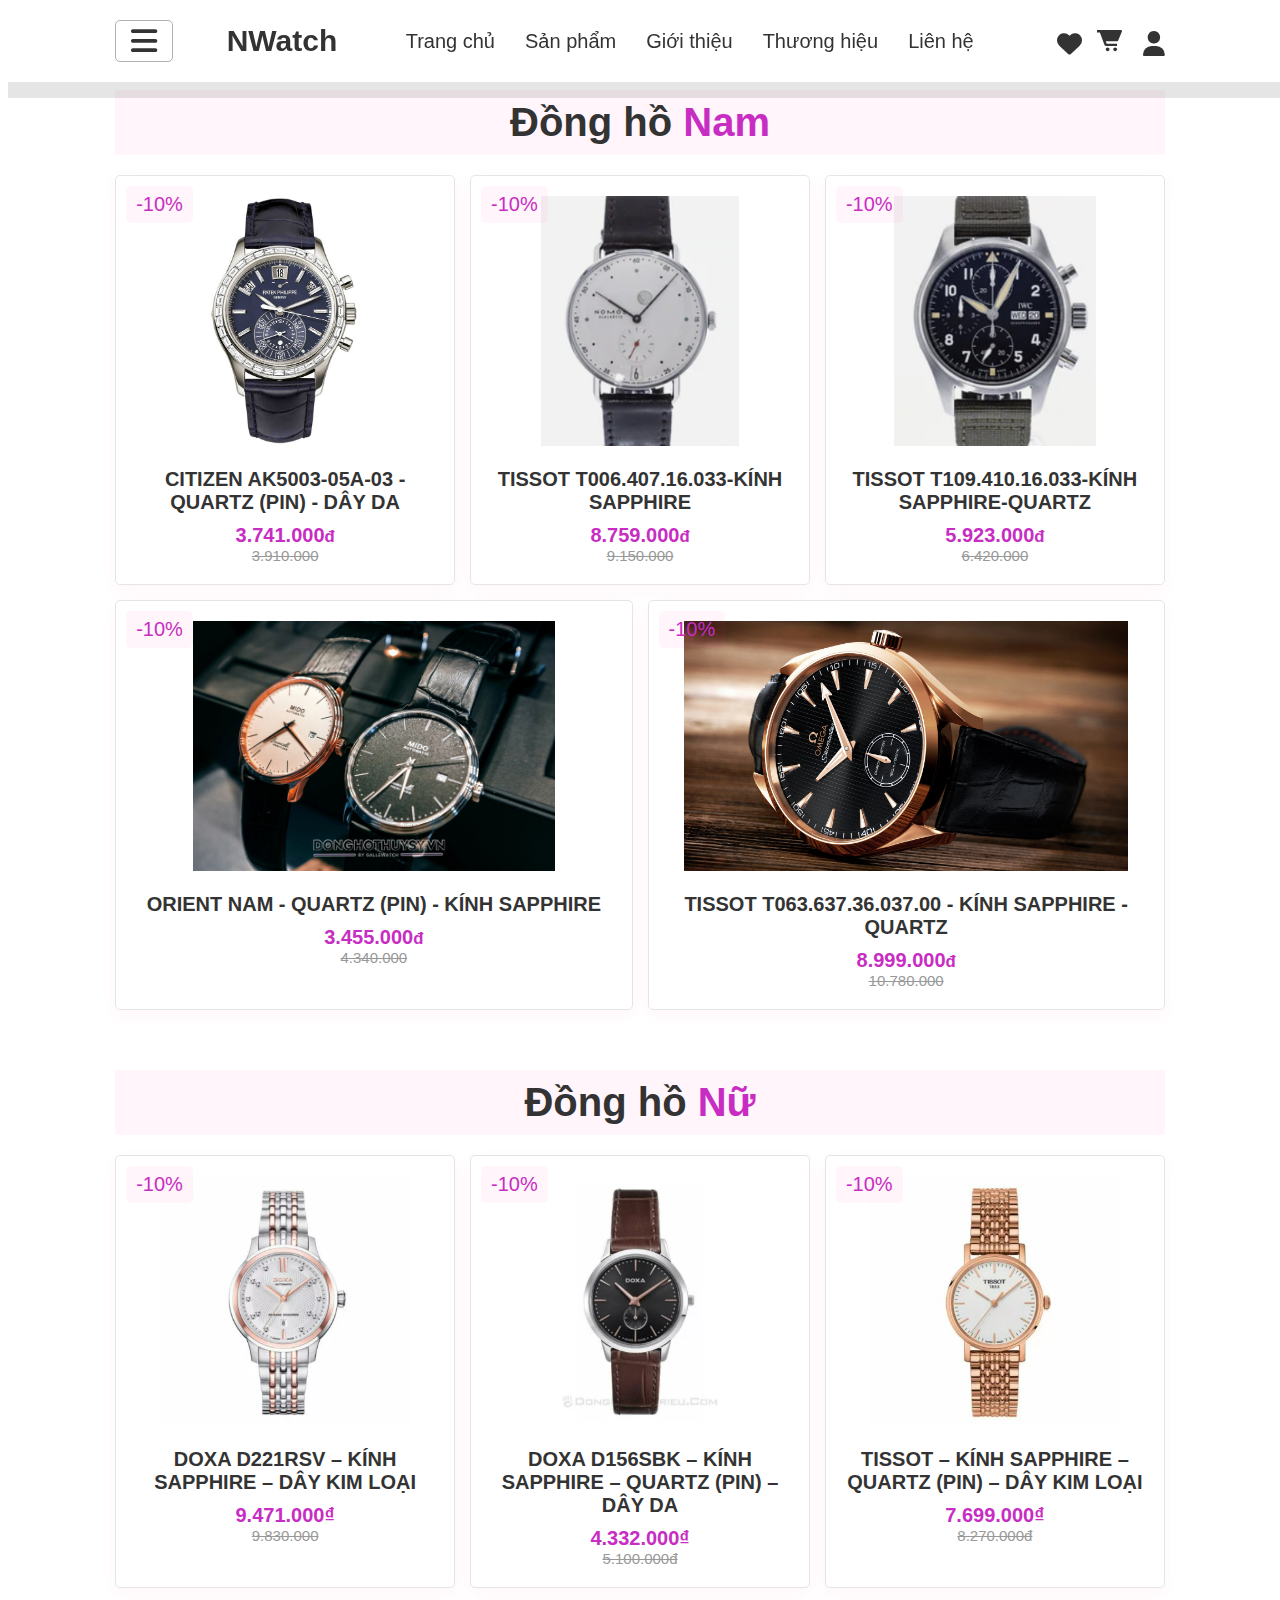
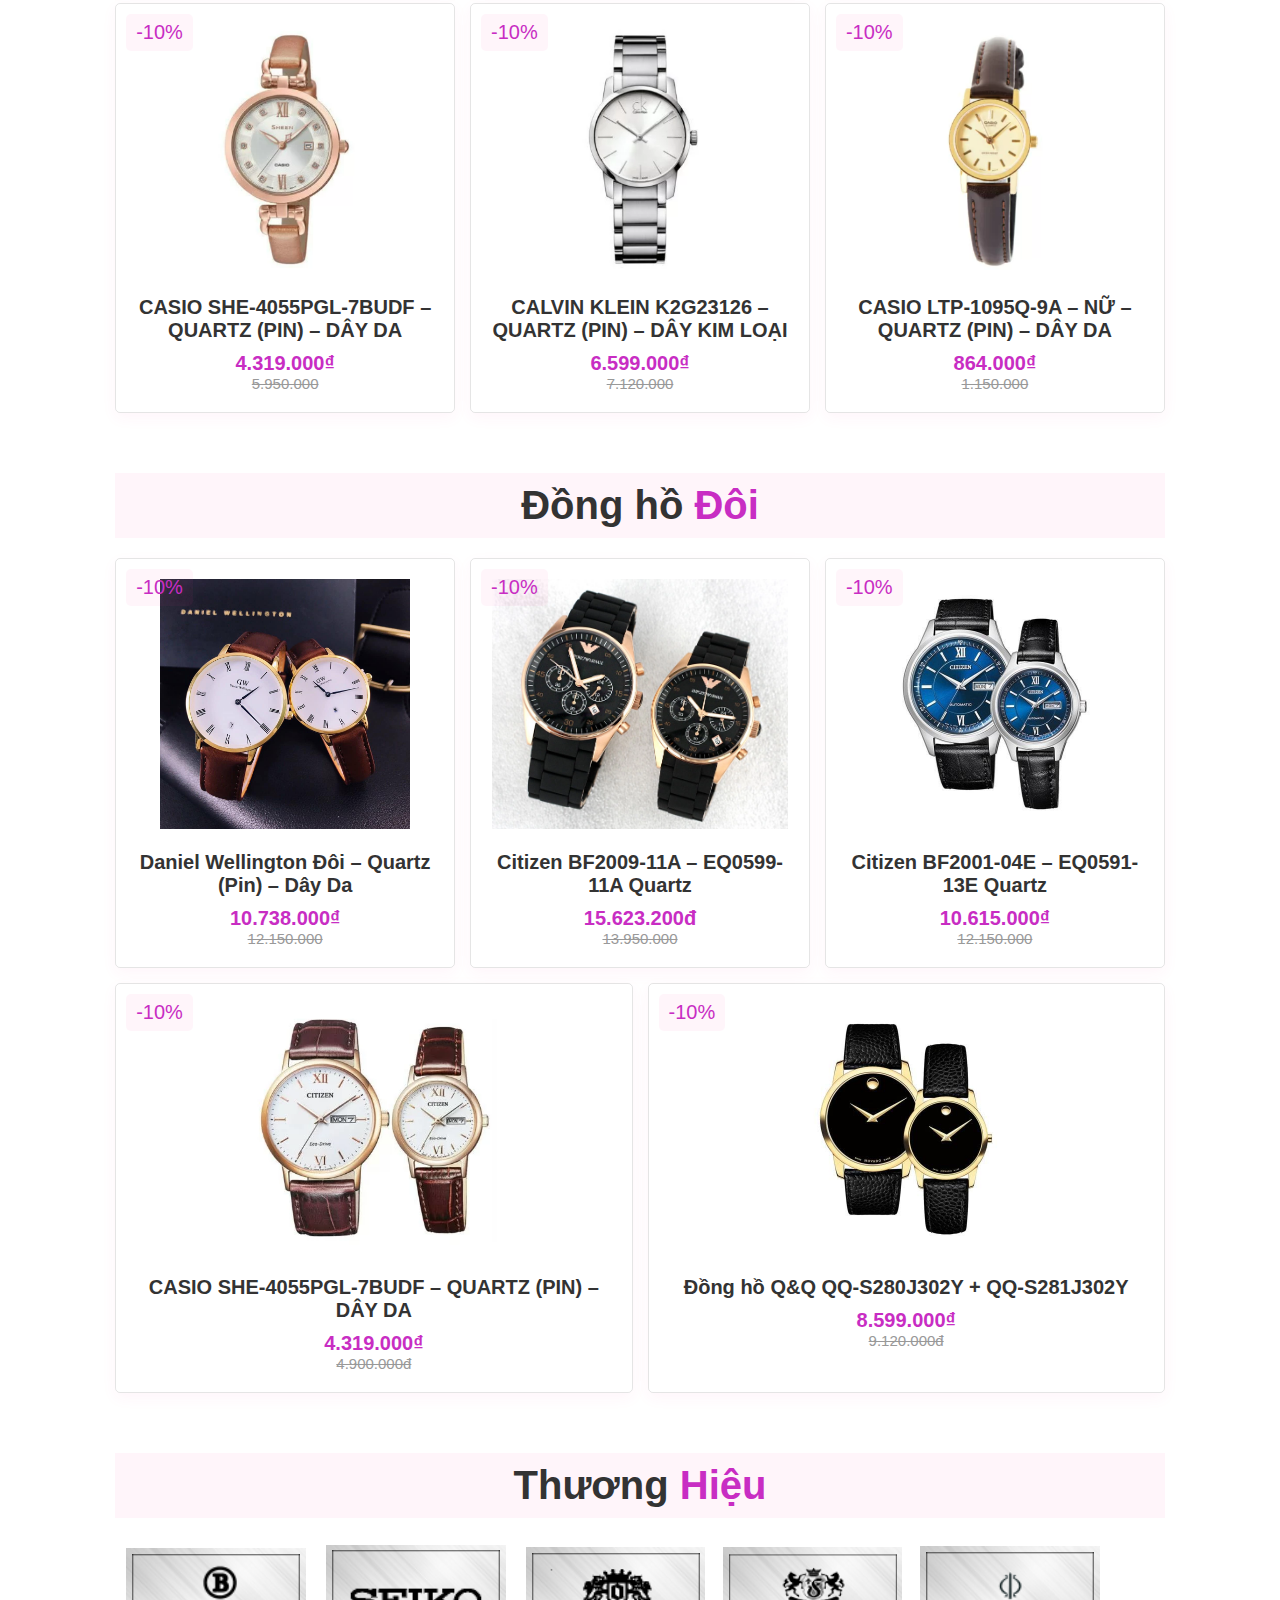
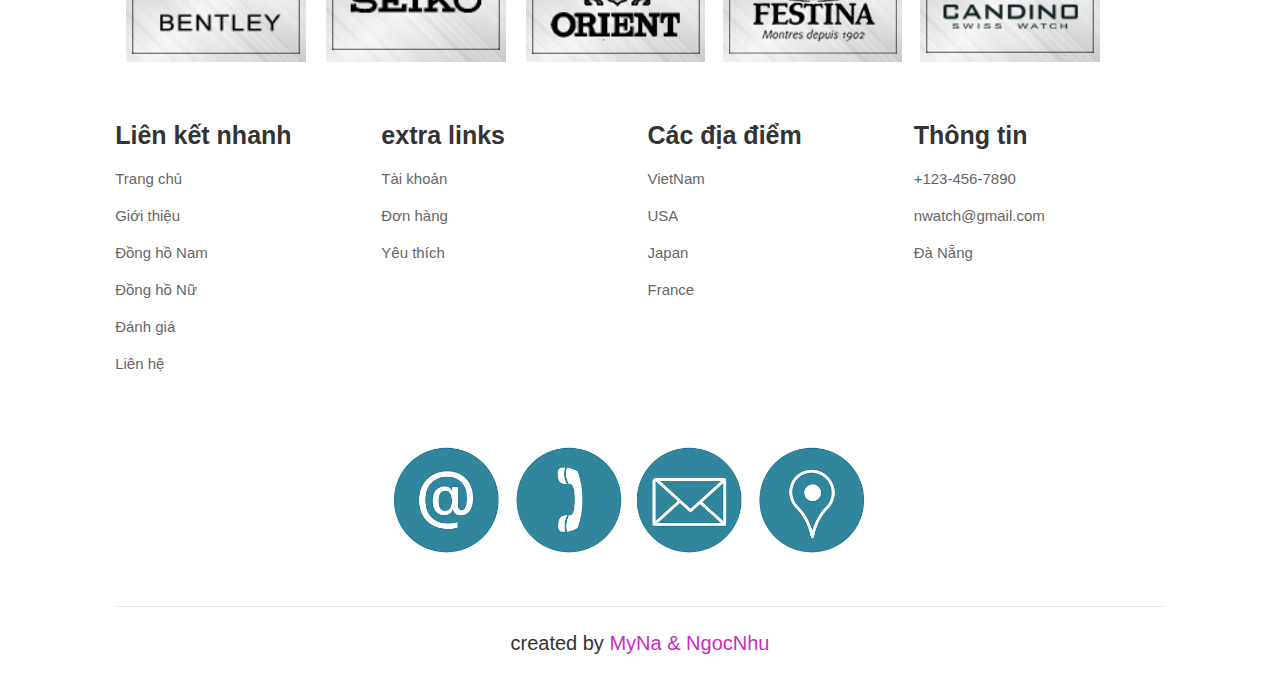
<file: TrangSanPham.html>
<!DOCTYPE html>
<html>
    <head>
        <title>NWatch</title>
        <!-- Link Swiper's CSS -->
        <link rel="stylesheet" href="https://unpkg.com/swiper/swiper-bundle.min.css"/>
        <!-- Font awesome CDN Link -->
        <link rel="stylesheet" href="https://cdnjs.cloudflare.com/ajax/libs/font-awesome/6.1.1/css/all.min.css" integrity="sha512-KfkfwYDsLkIlwQp6LFnl8zNdLGxu9YAA1QvwINks4PhcElQSvqcyVLLD9aMhXd13uQjoXtEKNosOWaZqXgel0g==" crossorigin="anonymous" referrerpolicy="no-referrer" />
        <link rel="stylesheet" href="https://cdnjs.cloudflare.com/ajax/libs/font-awesome/6.1.1/css/all.min.css">
        <link href='https://unpkg.com/boxicons@2.1.2/css/boxicons.min.css' rel='stylesheet'>
        <link rel="stylesheet" href="style.css">
        
    </head>
    <body>
        <!-- header section starts -->
        <header>

            <input type="checkbox" name="" id="toggler">
            <label for="toggler" class="fas fa-bars"></label>

            <a href="index.html" class="logo">NWatch</a>
            
            <nav class="navbar">
                <ul class="main-menu">
                    <li><a href="index.html">Trang chủ</a></li>
                    <li class="sp"><a href="TrangSanPham.html">Sản phẩm</a>
                        <ul class="sub-menu">
                            <li><a href="#nam">Đồng hồ Nam</a></li>
                            <li><a href="#nu">Đồng hồ Nữ</a></li>
                            <li><a href="#doi">Đồng hồ Đôi</a></li>
                        </ul>
                    </li>
                    <li><a href="introduction.html">Giới thiệu</a></li>
                    <li><a href="index.html#brand">Thương hiệu</a></li>
                    <li><a href="contact.html">Liên hệ</a></li>
                </ul>
            </nav>

            <div class="icons">
                <a href="#" class="fas fa-heart"></a>
                <i class='bx bxs-cart-alt' id="cart-icon"></i>
                <a href="login.html" class="fas fa-user"></a>
                
                <!-- Cart -->
                <div class="cart">
                    <h2 class="cart-title">GIỎ HÀNG</h2>
                    <hr>
                    <!-- Content -->
                    <div class="cart-content">
                       
                    </div>
                    <!-- Total -->
                    <div class="total">
                        <div class="total-title">Tổng tiền</div>
                        <div class="total-price">0đ</div>
                    </div>
                    <!-- Buy Button -->
                    <button type="button" class="btn-buy" >Mua ngay</button>
                    <!-- Cart Close -->
                    <i class='bx bx-x' id="close-cart"></i>
                </div>

            </div>
        </header>
        <!-- header section ends -->

         <!-- products section starts -->
        <!-- đồng hồ nam -->
        <section class="products" id="nam" style="margin-top: 50px;">
            
            <h1 class="heading">Đồng hồ <span>Nam</span></h1>

            <div class="box-container">

                <div class="box">
                    <span class="discount">-10%</span>
                    <div class="image">
                        <img class="product-img" src="image/anhdhchinh.jpg" alt="">
                        <div class="icons">
                            <a class="fas fa-heart"></a>
                            <i class='bx bxs-cart-alt add-cart'></i>
                            <a class="fas fa-share"></a>
                        </div>
                    </div>
                    <div class="content">
                        <a class="product-title" href="products.html">CITIZEN AK5003-05A-03 - QUARTZ (PIN) - DÂY DA</a>
                        <div class="price"> 3.741.000<small>đ</small></div>
                        <div class="preprice">
                            <span>3.910.000</span>
                        </div>
                    </div>
                </div>

                <div class="box">
                    <span class="discount">-10%</span>
                    <div class="image">
                        <img class="product-img" src="image/img2.png" alt="">
                        <div class="icons">
                            <a class="fas fa-heart"></a>
                            <i class='bx bxs-cart-alt add-cart'></i>
                            <a class="fas fa-share"></a>
                        </div>
                    </div>
                    <div class="content">
                        <a class="product-title" href="products.html">TISSOT T006.407.16.033-KÍNH SAPPHIRE</a>
                        <div class="price"> 8.759.000<small>đ</small> <span></div>
                        <div class="preprice">
                            <span>9.150.000</span>
                        </div>
                    </div>
                </div>

                <div class="box">
                    <span class="discount">-10%</span>
                    <div class="image">
                        <img class="product-img" src="image/img3.png" alt="">
                        <div class="icons">
                            <a class="fas fa-heart"></a>
                            <i class='bx bxs-cart-alt add-cart'></i>
                            <a class="fas fa-share"></a>
                        </div>
                    </div>
                    <div class="content">
                        <a class="product-title" href="products.html">TISSOT T109.410.16.033-KÍNH SAPPHIRE-QUARTZ</a>
                        <div class="price"> 5.923.000<small>đ </small></div>
                        <div class="preprice">
                            <span>6.420.000</span>
                        </div>
                    </div>
                </div>

                <div class="box">
                    <span class="discount">-10%</span>
                    <div class="image">
                        <img class="product-img" src="image/img4.jpg" alt="">
                        <div class="icons">
                            <a class="fas fa-heart"></a>
                            <i class='bx bxs-cart-alt add-cart'></i>
                            <a class="fas fa-share"></a>
                        </div>
                    </div>
                    <div class="content">
                        <a class="product-title" href="products.html">ORIENT NAM - QUARTZ (PIN) - KÍNH SAPPHIRE</a>
                        <div class="price"> 3.455.000<small>đ </small></div>
                        <div class="preprice">
                            <span>4.340.000</span>
                        </div>
                    </div>
                </div>

                <div class="box">
                    <span class="discount">-10%</span>
                    <div class="image">
                        <img class="product-img" src="image/img5.webp" alt="">
                        <div class="icons">
                            <a class="fas fa-heart"></a>
                            <i class='bx bxs-cart-alt add-cart'></i>
                            <a class="fas fa-share"></a>
                        </div>
                    </div>
                    <div class="content">
                        <a class="product-title" href="products.html">TISSOT T063.637.36.037.00 - KÍNH SAPPHIRE - QUARTZ</a>
                        <div class="price"> 8.999.000<small>đ</small></div>
                        <div class="preprice">
                            <span>10.780.000</span>
                        </div>
                    </div>
                </div>
            </div>
        </section>
            <!-- đồng hồ nữ -->
        <section class="products" id="nu">
            <h1 class="heading">Đồng hồ <span>Nữ</span></h1>

            <div class="box-container">

                <div class="box">
                    <span class="discount">-10%</span>
                    <div class="image">
                        <img class="product-img" src="image/nu1.png" alt="">
                        <div class="icons">
                            <a class="fas fa-heart"></a>
                            <i class='bx bxs-cart-alt add-cart'></i>
                            <a class="fas fa-share"></a>
                        </div>
                    </div>
                    <div class="content">
                        <a class="product-title" href="products.html">DOXA D221RSV – KÍNH SAPPHIRE – DÂY KIM LOẠI</a>
                        <div class="price"> 9.471.000₫</div>
                        <div class="preprice">
                            <span>9.830.000</span>
                        </div>
                    </div>
                </div>

                <div class="box">
                    <span class="discount">-10%</span>
                    <div class="image">
                        <img class="product-img" src="image/nu2.png" alt="">
                        <div class="icons">
                            <a class="fas fa-heart"></a>
                            <i class='bx bxs-cart-alt add-cart'></i>
                            <a class="fas fa-share"></a>
                        </div>
                    </div>
                    <div class="content">
                        <a class="product-title" href="products.html">DOXA D156SBK – KÍNH SAPPHIRE – QUARTZ (PIN) – DÂY DA</a>
                        <div class="price"> 4.332.000₫</div>
                        <div class="preprice">
                            <span>5.100.000đ</span>
                        </div>
                    </div>
                </div>

                <div class="box">
                    <span class="discount">-10%</span>
                    <div class="image">
                        <img class="product-img" src="image/nu3.png" alt="">
                        <div class="icons">
                            <a class="fas fa-heart"></a>
                            <i class='bx bxs-cart-alt add-cart'></i>
                            <a class="fas fa-share"></a>
                        </div>
                    </div>
                    <div class="content">
                        <a class="product-title" href="products.html">TISSOT – KÍNH SAPPHIRE – QUARTZ (PIN) – DÂY KIM LOẠI</a>
                        <div class="price"> 7.699.000₫</div>
                        <div class="preprice">
                            <span>8.270.000đ</span>
                        </div>
                    </div>
                </div>

                <div class="box">
                    <span class="discount">-10%</span>
                    <div class="image">
                        <img class="product-img" src="image/nu4.png" alt="">
                        <div class="icons">
                            <a class="fas fa-heart"></a>
                            <i class='bx bxs-cart-alt add-cart'></i>
                            <a class="fas fa-share"></a>
                        </div>
                    </div>
                    <div class="content">
                        <a class="product-title" href="products.html">CASIO SHE-4055PGL-7BUDF – QUARTZ (PIN) – DÂY DA</a>
                        <div class="price"> 4.319.000₫</div>
                        <div class="preprice">
                            <span>5.950.000</span>
                        </div>
                    </div>
                </div>

                <div class="box">
                    <span class="discount">-10%</span>
                    <div class="image">
                        <img class="product-img" src="image/nu5.png" alt="">
                        <div class="icons">
                            <a class="fas fa-heart"></a>
                            <i class='bx bxs-cart-alt add-cart'></i>
                            <a class="fas fa-share"></a>
                        </div>
                    </div>
                    <div class="content">
                        <a class="product-title" href="products.html">CALVIN KLEIN K2G23126 – QUARTZ (PIN) – DÂY KIM LOẠI</a>
                        <div class="price"> 6.599.000₫</div>
                        <div class="preprice">
                            <span>7.120.000</span>
                        </div>
                    </div>
                </div>

                <div class="box">
                    <span class="discount">-10%</span>
                    <div class="image">
                        <img class="product-img" src="image/nu6.png" alt="">
                        <div class="icons">
                            <a class="fas fa-heart"></a>
                            <i class='bx bxs-cart-alt add-cart'></i>
                            <a class="fas fa-share"></a>
                        </div>
                    </div>
                    <div class="content">
                        <a class="product-title" href="products.html">CASIO LTP-1095Q-9A – NỮ – QUARTZ (PIN) – DÂY DA</a>
                        <div class="price"> 864.000₫</div>
                        <div class="preprice">
                            <span>1.150.000</span>
                        </div>
                    </div>
                </div>

            </div>


        </section>
            <!-- đồng hồ đôi -->
        <section class="products" id="doi">
            <h1 class="heading">Đồng hồ <span>Đôi</span></h1>

            <div class="box-container">

                <div class="box">
                    <span class="discount">-10%</span>
                    <div class="image">
                        <img class="product-img" src="image/couple1.jpg" alt="">
                        <div class="icons">
                            <a class="fas fa-heart"></a>
                            <i class='bx bxs-cart-alt add-cart'></i>
                            <a class="fas fa-share"></a>
                        </div>
                    </div>
                    <div class="content">
                        <a class="product-title" href="products.html">Daniel Wellington Đôi – Quartz (Pin) – Dây Da</a>
                        <div class="price"> 10.738.000₫</div>
                        <div class="preprice">
                            <span>12.150.000</span>
                        </div>
                    </div>
                </div>

                <div class="box">
                    <span class="discount">-10%</span>
                    <div class="image">
                        <img class="product-img" src="image/couple3.webp" alt="">
                        <div class="icons">
                            <a class="fas fa-heart"></a>
                            <i class='bx bxs-cart-alt add-cart'></i>
                            <a class="fas fa-share"></a>
                        </div>
                    </div>
                    <div class="content">
                        <a class="product-title" href="products.html">Citizen BF2009-11A – EQ0599-11A Quartz</a>
                        <div class="price"> 15.623.200đ</div>
                        <div class="preprice">
                            <span>13.950.000</span>
                        </div>
                    </div>
                </div>

                <div class="box">
                    <span class="discount">-10%</span>
                    <div class="image">
                        <img class="product-img" src="image/couple4.jpg" alt="">
                        <div class="icons">
                            <a class="fas fa-heart"></a>
                            <i class='bx bxs-cart-alt add-cart'></i>
                            <a class="fas fa-share"></a>
                        </div>
                    </div>
                    <div class="content">
                        <a class="product-title" href="products.html">Citizen BF2001-04E – EQ0591-13E Quartz</a>
                        <div class="price"> 10.615.000₫</div>
                        <div class="preprice">
                            <span>12.150.000</span>
                        </div>
                    </div>
                </div>

                <div class="box">
                    <span class="discount">-10%</span>
                    <div class="image">
                        <img class="product-img" src="image/couple5.webp" alt="">
                        <div class="icons">
                            <a class="fas fa-heart"></a>
                            <i class='bx bxs-cart-alt add-cart'></i>
                            <a class="fas fa-share"></a>
                        </div>
                    </div>
                    <div class="content">
                        <a class="product-title" href="products.html">CASIO SHE-4055PGL-7BUDF – QUARTZ (PIN) – DÂY DA</a>
                        <div class="price"> 4.319.000₫ </div>
                        <div class="preprice">
                            <span>4.900.000đ</span>
                        </div>
                    </div>
                </div>

                <div class="box">
                    <span class="discount">-10%</span>
                    <div class="image">
                        <img class="product-img" src="image/couple6.jpg" alt="">
                        <div class="icons">
                            <a class="fas fa-heart"></a>
                            <i class='bx bxs-cart-alt add-cart'></i>
                            <a class="fas fa-share"></a>
                        </div>
                    </div>
                    <div class="content">
                        <a class="product-title" href="products.html">Đồng hồ Q&Q QQ-S280J302Y + QQ-S281J302Y</a>
                        <div class="price"> 8.599.000₫ </div>
                        <div class="preprice">
                            <span>9.120.000đ</span>
                        </div>
                    </div>
                </div>

            </div>


        </section>
            
        <!-- products section ends -->

        <!-- review section starts -->
        <section class="Brand" id="brand">
            <h1 class="heading">Thương <span>Hiệu</span></h1>
            <div class="brandImage">
                <img id="phongto" src="image/bentley.png" alt="">
                <img id="phongto" src="image/seiko.png" alt="">
                <img id="phongto" src="image/orient.png" alt="">
                <img id="phongto" src="image/festina.png" alt="">
                <img id="phongto" src="image/candino.png" alt="">
            </div>
        </section> 
        <!-- review section ends -->

        <!-- footer section starts -->
        <section class="footer">

            <div class="box-container">

                <div class="box">
                    <h3>Liên kết nhanh</h3>
                    <a href="#home">Trang chủ</a>
                    <a href="#gt">Giới thiệu</a>
                    <a href="#nam">Đồng hồ Nam</a>
                    <a href="#nu">Đồng hồ Nữ</a>
                    <a href="#đg">Đánh giá</a>
                    <a href="#lh">Liên hệ</a>
                </div>

                <div class="box">
                    <h3>extra links</h3>
                    <a href="#">Tài khoản</a>
                    <a href="#">Đơn hàng</a>
                    <a href="#">Yêu thích</a>
                </div>

                <div class="box">
                    <h3>Các địa điểm</h3>
                    <a href="#">VietNam</a>
                    <a href="#">USA</a>
                    <a href="#">Japan</a>
                    <a href="#">France</a>
                </div>

                <div class="box">
                    <h3>Thông tin </h3>
                    <a href="#">+123-456-7890</a>
                    <a href="#">nwatch@gmail.com</a>
                    <a href="#">Đà Nẵng</a>
                </div>

                <img src="image/footer1.png" alt="" style="width:50%; align-items: center;">

            </div>

            <div class="credit"> created by <span>MyNa & NgocNhu</span></div>

        </section>
        <!-- footer section ends -->
        <!-- Link to JS-->
        <script src="main.js"></script>
    </body>
</html>
</file>
<file: style.css>
:root{
    --pink: #c82dc3;
    --primary-color: #fff;
    --secondary-color: #333;
}

body {
transition: background 0.2s linear;
}
body.dark {
    --primary-color: #000106;
    --secondary-color: #fff;
    background-color: #292C35;
}
*{
    margin: 0;
    padding: 0;
    box-sizing: border-box;
    font-family: Verdana, Geneva, Tahoma, sans-serif;
    outline: none;
    border: none;
    text-decoration: none;
    /* text-transform: capitalize; */
    transition: .2s linear;
}
html{
    font-size: 62.5%;
    scroll-behavior: smooth;
    scroll-padding-top: 96px;
    overflow-x: hidden;
}


.home-cont .swiper{
    height: 400px;
}
/* 
.review .swiper{
    width: 800px;
} */

section{
    padding: 2rem 9%;
}

#toggleDark {
    cursor: pointer;
    display: inline;
    width: 25px;
    height: 24.6px;
}

.heading{
    text-align: center;
    font-size: 4rem;
    color: var(--secondary-color);
    padding: 1rem;
    margin: 2rem 0;
    background: rgba(255, 51, 153, .05);
}

.heading span{
    color: var(--pink);
}

.btn{
    display: inline-block;
    margin-top: 1rem;
    border-radius: 5rem;
    background: #333;
    color: var(--primary-color);
    padding: .9rem 3.5rem;
    cursor: pointer;
    font-size: 1.7rem;
}

.btn:hover{
    background: var(--pink);
}

header{
    position: fixed;
    top: 0; left: 0; right: 0;
    background: var(--primary-color);
    padding: 2rem 9%;
    display: flex;
    align-items: center;
    justify-content: space-between;
    z-index: 1000;
    box-shadow: 8px 16px rgba(0, 0, 0, .1);
} 

header .logo{
    font-size: 3rem;
    color: var(--secondary-color);
    font-weight: bolder;
}

header .logo span{
    color: var(--pink);
}

header .navbar a{
    font-size: 2rem;
    padding: 0 1.5rem;
    color: var(--secondary-color);
}

header .navbar a:hover{
    color: var(--pink);
}

header .icons a{
    font-size: 2.5rem;
    color: var(--secondary-color);
    margin-left: 1.5rem;
    
}


header .icons a:hover{
    color: var(--pink);
}

header #toggler{
    display: none;
}

header .fa-bars{
    font-size: 3rem;
    color: var(--secondary-color);
    border-radius: .5rem;
    padding: .5rem 1.5rem;
    cursor: pointer;
    border: .1rem solid rgba(0, 0, 0, .3);
    display: block;
    position: relative;
}
/* Heart */
.heart {
    position: fixed;
    top: 0;
    right: -100%;
    width: 360px;
    min-height: 100vh;
    padding: 20px;
    background: white;
    box-shadow: -2px 0 4px hsl(0 4% 15% / 10%);
    transition: 0.3s;
}
.heart.active {
    right: 0;
}
.heart-title {
    text-align: center;
    font-size: 2.5rem;
    font-weight: 600;
    margin-top: 2rem;
}
.heart-box {
    display: grid;
    grid-template-columns: 32% 50% 18%;
    align-items: center;
    gap: 1rem;
    margin-top: 1rem;
}
.heart-img {
    width: 100px;
    height: 100px;
    object-fit: contain;
    padding: 10px;
}
.detail-hbox {
    display: grid;
    row-gap: 0.5rem;
    padding-top: 20px;
}
.heart-product-title {
    font-size: 1.5rem;
    font-family: Arial, Helvetica, sans-serif;
}
.heart-price {
    font-weight: 500;
    font-size: 1.3rem;
}
.heart-remove {
    font-size: 24px;
    color: var(--main-color);
    cursor: pointer; 
}
#close-heart {
    position: absolute;
    top: 1rem;
    right: 0.8rem;
    font-size: 2rem;
    color: var(--text-color);
    cursor: pointer;

}
.add-heart {
    background-color: #c82dc3;
    width: 150px;
    cursor: pointer;

}


#heart-icon {
    cursor: pointer;
}

/* Cart  */
.cart {
    position: fixed;
    top: 0;
    right: -100%;
    width: 360px;
    min-height: 100vh;
    padding: 20px;
    background:white;
    box-shadow: -2px 0 4px hsl(0 4% 15% / 10%);
    transition: 0.3s;
}
#cart-icon {
   font-size: 3rem; 
   color:var(--secondary-color);
   margin-left: 1rem;
   cursor: pointer;
}
#cart-icon:hover {
    color:  var(--pink);

}
.cart.active {
    right: 0;
}
.cart-title {
    text-align: center;
    font-size: 2.5rem;
    font-weight: 600;
    margin-top: 2rem;
}
.cart-box {
    display: grid;
    grid-template-columns: 32%  50% 18%;
    align-items: center;
    gap: 1rem;
    margin-top: 1rem;
}
.cart-img {
    width: 100px;
    height: 100px;
    object-fit:contain;
    padding: 10px;
}
.detail-box {
    display: grid;
    row-gap: 0.5rem;
    padding-top: 20px;
}
.cart-product-title {
    font-size: 1.5rem;
    font-family: Arial, Helvetica, sans-serif;
}
.cart-price {
    font-weight: 500;
    font-size: 1.3rem;
}
.cart-quantity {
    border: 1px solid black;
    width: 2.5rem;
    text-align: center;
    font-size: 1.3rem;
    margin: 5px;

}
.cart-remove {
    font-size: 24px;
    color: var(--main-color);
    cursor: pointer;
}
.total {
    display: flex;
    justify-content: flex-end;
    margin-top: 1.5rem;
    font-size: 1rem;
    border-top: 1px solid var(--text-color);
}
.total-title {
    font-size: 1.5rem;
    font-weight: 600;
}
.total-price {
    margin-left: 0.5rem;
    font-size: 1.3rem;
}
.btn-buy {
    display: flex;
    margin: 1.5rem auto 0 auto;
    padding: 12px 20px;
    border: none;
    background: #333;
    color: white;
    font-size: 1.5rem;
    font-weight: 500;
    cursor: pointer;
}
.btn-buy:hover {
    background: var(--pink);
}
#close-cart {
    position: absolute;
    top: 1rem;
    right: 0.8rem;
    font-size: 2rem;
    color: var(--text-color);
    cursor: pointer;
}
.add-cart {
   /* position: absolute; 
    bottom: 0;
    right: 0;
    background: var(--text-color);
    color: var(--bg-color);
    padding: 2px; */
    background-color: #c82dc3;
    color: #fff;
    padding-top: 10px;
    width: 150px;
    font-size: 30px;
    cursor: pointer;
}
/* .add-cart:hover {
    background: hsl(249, 32%, 17%);
} */

.preprice{
    font-size: 1.5rem;
    color:#999;
    font-weight: lighter;
    text-decoration:line-through;
}


.home{
    display: flex;
    align-items: center;
    min-height: 100vh;
    background: url(image/slide1.png) no-repeat;
    background-size: cover;
    background-position: center;
}

.home .content{
    max-width: 50rem;
}

.home .content h3{
    font-size: 6rem;
    color: var(--primary-color);
}

.home .content span{
    font-size: 2rem;
    color:rgb(92, 147, 195);
    padding: 1rem 0;
    line-height: 1.5;
}

.home .content p{
    font-size: 1.5rem;
    color: var(--primary-color);
    padding: 1rem 0;
    line-height: 1.5;
}

.home-cont .container{
    display: flex;
    flex-wrap: wrap;
    gap: 1.5rem;
}

.home-cont .box-container .box{
    /* flex: 1 1 30rem; */
    box-shadow: 0 .5rem 1.5rem rgba(255, 51, 153, .05);
    border-radius: .5rem;
    border: .1rem solid rgba(0, 0, 0, .1);
    position: relative;

}

.home-cont .box-container .box::before{
    content: "";
    position: absolute;
    height: 55%;
    width: 100%;
}

.home-cont .box-container .box .discount{
    position: absolute;
    top: 1rem; left: 1rem;
    padding: .7rem 1rem;
    font-size: 2rem;
    color: var(--pink);
    background: rgba(255, 51, 153, .05);
    z-index: 1;
    border-radius: .5rem;

}

.home-cont .box-container .box .image{
    position:relative;
    text-align: center;
    padding-top: 2rem;
    overflow: hidden;
}

.home-cont .box-container .box .image img{
    height: 25rem;
}

.home-cont .box-container .box:hover .image img{
    transform: scale(1.1);
}

.home-cont .box-container .box .image .icons{
    position: absolute;
    bottom: -7rem; left: 0; right: 0;
    display: flex;
}

.home-cont .box-container .box .image .icons a{
    height: 5rem;
    line-height: 5rem;
    font-size: 2rem;
    width: 50%;
    background: #555;
    color: var(--primary-color);
}

.home-cont .box-container .box:hover .image .icons{
    bottom: 0;
}

.home-cont .box-container .box .image .icons .cart-btn{
    border-left: .1rem solid #fff7;
    border-right: .1rem solid #fff7;
    width: 100%;
}

.home-cont .box-container .box .image .icons a:hover{
    background: var(--pink);
}

.home-cont .box-container .box .content{
    padding: 2rem;
    text-align: center;
}

.home-cont .box-container .box .content a{
    font-size: 2rem;
    font-weight: bold;
    color: var(--secondary-color);
}

.home-cont .box-container .box .content .price{
    font-size: 2rem;
    color: var(--pink);
    font-weight: bolder;
    padding-top: 1rem;
}

.home-cont .box-container .box .content span{
    font-size: 1.5rem;
    color:#999;
    font-weight: lighter;
    text-decoration:line-through;
}

.swiperBtn{
    margin-top: 740px;
    color: #c82dc3;
}

.swiperBtn2{
    margin-top: 1280px;
    color: #c82dc3;
}

.gt .row{
    display: flex;
    align-items: center;
    gap: 2rem;
    flex-wrap: wrap;
    padding: 2rem 0;
    padding-bottom: 3rem;
}
.gt h1{
    margin-top: 90px;
}
.gt .row .video-container{
    flex: 1 1 40rem;
    position: relative;
}

.gt .row .video-container video{
    width: 100%;
    border: 1.5rem solid var(--primary-color);
    border-radius: .5rem;
    box-shadow: 0 .5rem 1rem rgba(0, 0, 0, .1);
    height: 100%;
    object-fit: cover;
}

.gt .row .video-container h3{
    position: absolute;
    top: 50%;
    transform: translateY(-50%);
    font-size: 3rem;
    color: var(--secondary-color);
    background: var(--primary-color);
    width: 100%;
    padding: 1rem 2rem;
    text-align: center;
    mix-blend-mode:screen;
}

.gt .row .content{
    flex: 1 1 40rem;
    padding-left: 20px;
}

.gt .row .content h3{
    font-size: 3rem;
    color: var(--secondary-color);
    padding-bottom: 20px;
}

.gt .row .content h2{
    padding-top: 15px;
    font-size: 20px;
}

.gt .row .video-container h2{
    padding-top: 15px;
    font-size: 20px;
}

.gt .row .content span{
    color: var(--pink);
    font-size: 20px;
}

.gt .row .content p{
    font-size: 1.5rem;
    color: black;
    padding: 2rem 0;
    padding-top: 1rem;
    line-height: 1.5;
}

.gt .row .video-container p{
    font-size: 1.5rem;
    color: black;
    padding: 2rem 0;
    padding-top: 1rem;
    line-height: 1.5;
}

.gt .row .video-container span{
    color: var(--pink);
    font-size: 20px;
}

.gt .row img{
    width: 460px;
    height: 250px;
}

.icons-container{
    background:#eee;
    display: flex;
    flex-wrap: wrap;
    gap: 1.5rem;
    padding-top: 5rem;
    padding: 5rem;
}

.icons-container .icons{
    background: var(--primary-color);
    border: .1rem  solid rgba(0, 0, 0, .1);
    padding: 2rem;
    display: flex;
    align-items: center;
    flex:1 1 25rem;
}

.icons-container .icons img{
    height: 5rem;
    margin-right: 2rem;
}

.icons-container .icons h3{
    color: var(--secondary-color);
    padding-bottom: .5rem;
    font-size: 1.5rem;
}

.icons-container .icons span{
    color: #555;
    font-size: 1.3rem;

}

.Brand .brandImage img{
    padding: 7px;
}

.Brand > #brand > .heading > h1 {
    color: var(--secondary-color);
}

.products .box-container{
    display: flex;
    flex-wrap: wrap;
    gap: 1.5rem;
}

.products .box-container .box{
    flex: 1 1 30rem;
    box-shadow: 0 .5rem 1.5rem rgba(255, 51, 153, .05);
    border-radius: .5rem;
    border: .1rem solid rgba(0, 0, 0, .1);
    position: relative;
}

.products .box-container .box .discount{
    position: absolute;
    top: 1rem; left: 1rem;
    padding: .7rem 1rem;
    font-size: 2rem;
    color: var(--pink);
    background: rgba(255, 51, 153, .05);
    z-index: 1;
    border-radius: .5rem;

}

.products .box-container .box .image{
    position:relative;
    text-align: center;
    padding-top: 2rem;
    overflow: hidden;
}

.products .box-container .box .image img{
    height: 25rem;
}

.products .box-container .box:hover .image img{
    transform: scale(1.1);
}

.products .box-container .box .image .icons{
    position: absolute;
    bottom: -7rem; left: 0; right: 0;
    display: flex;
}

.products .box-container .box .image .icons a{
    height: 5rem;
    line-height: 5rem;
    font-size: 2rem;
    width: 50%;
    background: #555;
    color: var(--primary-color);
}

.products .box-container .box:hover .image .icons{
    bottom: 0;
}

.products .box-container .box .image .icons .cart-btn{
    border-left: .1rem solid #fff7;
    border-right: .1rem solid #fff7;
    width: 100%;
}

.products .box-container .box .image .icons a:hover{
    background: var(--pink);
}

.products .box-container .box .content{
    padding: 2rem;
    text-align: center;
}

.products .box-container .box .content a{
    font-size: 2rem;
    font-weight: bold;
    color: var(--secondary-color);
}

.products .box-container .box .content .price{
    font-size: 2rem;
    color: var(--pink);
    font-weight: bolder;
    padding-top: 1rem;
}

.products .box-container .box .content .price span{
    font-size: 1.5rem;
    color:#999;
    font-weight: lighter;
    text-decoration:line-through;
}

/*  */
#phongto {
    transition: all 1s ease;
    -webkit-transition: all 1s ease;
    -moz-transition: all 1s ease;
    -o-transition: all 1s ease;

}
    
#phongto:hover {
    transform: scale(1.5,1.5);
    -webkit-transform: scale(1.5,1.5);
    -moz-transform: scale(1.5,1.5);
    -o-transform: scale(1.5,1.5);
    -ms-transform: scale(1.5,1.5);
    
}

 /*  */

.main-menu{
    display: flex;
}

.main-menu li{
    list-style: none;
    position: relative;
}

ul.sub-menu{
    width: 175px;
    background: rgb(178, 170, 170);
    min-height: 90px;
    display: none;
    position: absolute;
}

ul.sub-menu li a{
    font-size: 17px;
    color: var(--primary-color);
    display: block;
    border-top: 1px solid #ccc;
    line-height: 40px;
    
}

li.sp a{
    cursor: pointer;
}

.main-menu li.sp:hover .sub-menu{
    display: block;
}
/*  */

.review span{
    color: #c82dc3;
}
.review > p {
    font-size: 30px; 
    text-align:center;
     padding: 20px; 
     color: var(--secondary-color);
    
}

.review .box-container{
    /* display: flex; */
    /* flex-wrap: wrap; */
    gap: 1.5rem;

}

.review .box-container .box{
    /* flex: 1 1 30rem; */
    box-shadow: 0 .5rem 1.5rem rgba(0, 0, 0, .1);
    border-radius: .5rem;
    padding: 3rem 2rem;
    position: relative;
    border: .1rem solid rgba(0, 0, 0, .1);
}

.review .box-container .box .fa-quote-right{
    position: absolute;
    bottom: 3rem; right: 3rem;
    font-size: 6rem;
    color: #eee;
}

.review .box-container .box .stars{
    margin-left: 55px;
}

.review .box-container .box .stars i{
    color: var(--pink);
    font-size: 1.5rem;
}

.review .box-container .box p{
    color: #999;
    font-size: 1.5rem;
    line-height: 1.5;
    padding-left: 5rem;
    padding-right: 5rem;
    padding-top: 1.5rem;
}

.review .box-container .box .user{
    /* display: flex; */
    align-items: center;
    padding-left: 60px;
    padding-top: 1rem;
}

.review .box-container .box .user .user-info{
    padding-top: 15px;
    float: right;
    width: 90%;
}


.review .box-container .box .user img{
    height: 6rem;
    width: 6rem;
    border-radius: 50%;
    object-fit: cover;
    margin-right: 1rem;
}

.review .box-container .box .user h3{
    font-size: 2rem;
    color: var(--secondary-color);
    margin-bottom: 10px;
}

/* .review .box-container .box .user span{
    font-size: 1.5rem;
    color: #999;
} */



/*  */

/*  */


.contact{
    margin-top: 50px;
}

.contact .row{
    display: flex;
    flex-wrap: wrap-reverse;
    gap:1.5rem;
    align-items: center;
}

.contact .row form{
    flex: 1 1 40rem;
    padding: 2rem 2.5rem;
    box-shadow: 0 .5rem 1.5rem rgba(0, 0, 0, .1);
    border: .1rem solid rgba(0, 0, 0, .1);
    background: var(--primary-color);
    border-radius: .5rem;
}

.contact .row .image{
    flex: 1 1 40rem;
}

.contact .row .image img{
    width: 100%;
}

.contact .row form .box{
    padding: 1rem;
    font-size: 1.7rem;
    color: #333;
    text-transform: none;
    border: .1rem solid rgba(0, 0, 0, .1);
    border-radius: .5rem;
    margin: .7rem 0;
    width: 100%;
}

.contact .row form .box:focus{
    border-color: var(--pink);
}

.contact .row form textarea{
    height: 15rem;
    resize: none;
}


.footer .box-container{
    display: flex;
    flex-wrap: wrap;
    gap:1.5rem;
}

.footer .box-container .box{
    flex:1 1 0rem;
}

.footer .box-container .box h3{
    color: var(--secondary-color);
    font-size: 2.5rem;
    padding:1rem 0;
}

.footer .box-container .box a{
    display: block;
    color:#666;
    font-size: 1.5rem;
    padding:1rem 0;
}

.footer .box-container .box a:hover{
    color:var(--pink);
    text-decoration: underline;
}

.footer .box-container img{
    margin-top: 1rem;
    margin-left: 25rem;
}

.footer .credit{
    text-align: center;
    padding:1.5rem;
    margin-top: 1.5rem;
    padding-top: 2.5rem;
    font-size: 2rem;
    color: #333;
    border-top: .1rem solid rgba(0,0,0,.1);
}

.footer .credit span{
    color:var(--pink);
}

/* products information */
.donghonam{
    margin-top: 80px;
}
.donghonam .info .left{
    width: 45%;
    float: left;
}

.donghonam .info .left p{
    margin-top: 15px;
    margin-bottom: 15px;
}

.donghonam .info .left p a{
    font-size: 12px;
    color: #666;
}

.donghonam .info .left img{
    width: 100%;
}

.donghonam .info .right{
    width: 55%;
    float: right;
}

.donghonam .info .right .ten{
    font-size: 30px;
    margin-top: 20px;
    padding: 20px;
}

.donghonam .info .right .price{
    font-size: 3rem;
    color: var(--pink);
    font-weight: bolder;
    padding: 0px 0px 20px 40px;
}

.donghonam .info .right .price span{
    font-size: 1.5rem;
    color:#999;
    font-weight: lighter;
    text-decoration:line-through;
}

.donghonam .info .right button{
    width: 250px;
    height: 40px;
    color: white;
    background-color: rgb(138, 124, 124);
    font-size: 18px;
    border: 1px solid var(--pink);
    border-radius: 4px;
    margin-left: 20px;
    margin-top: 33px;
    
}

.donghonam .right .thongtinsp{
    padding-left: 40px;
    padding-bottom: 20px;
}

.donghonam .right .thongtinsp table{
    font-size: 14px;
    line-height: 25px;
    width: 80%;
}

.donghonam .right .button{
    padding: 10px 10px 0px 45px;
}

.title{
    background: rgb(249, 245, 245);
    color: black;
    font-size: 30px;
    padding: 10px;
    margin-top: 10px;
    margin-bottom: 10px;
    border: 1px solid rgb(249, 245, 245);
    border-radius: 5px;
}

.mota .cont table{
    padding: 10px;
    margin-left: 25px;
    width: 400px;
    font-size: 14px;
    line-height: 25px;

}

/*  */

/* Form Login */
.login-form{
    height: 100%;
    width: 100%;
    background-image: linear-gradient(rgba(0,0,0,0.5), rgba(0,0,0,0.5)),url(image/slide1.png);
    background-position: center;
    background-size: cover;
    position: absolute;
}

.form-box{
    width: 380px;
    height: 480px;
    position: relative;
    margin: 6% auto;
    background: #fff;
    padding: 5px;
    overflow: hidden;
}

.button-box{
    width: 290px;
    margin: 35px auto;
    position: relative;
    box-shadow:  0 0 20px 9px #90818a1f;
    border-radius: 30px;
}
 
.toggle-btn{
    padding: 10px 25px;
    cursor: pointer;
    background:transparent;
    border: 0;
    outline: none;
    position: relative;
    font-size: 18px;
    font-family: Verdana, Geneva, Tahoma, sans-serif;
}

#buttn{
    top: 0;
    left: 0px;
    position: absolute;
    width: 150px;
    height: 100%;
    background: linear-gradient(to right, #c82dc3, #f0aaee);
    border-radius: 30px;
    transition: .5s;
}

.social-icons{
    margin: 30px auto;
    text-align: center;
}

.social-icons i{
    font-size: 3rem;
    color: #333;
    margin: 0 12px;
}

.input-group{
    top: 180px;
    position: absolute;
    width: 280px;
    transition: .5s;
}

.input-field{
    width: 100%;
    padding: 10px 0;
    margin: 5px 0;
    border-left: 0;
    border-top: 0;
    border-right: 0;
    border-bottom: 1px solid #999;
    outline: none;
    background: transparent;
} 

.submit-btn{
    width: 85%;
    padding: 10px 30px;
    cursor: pointer;
    display: block;
    margin: auto;
    background: linear-gradient(to right, #c82dc3, #f0aaee);
    border: 0;
    outline: none;
    border-radius: 30px;
}

.check-box{
    margin: 30px 10px 30px 0;
}

.check-box .span{
    color: #777;
    font-size: 15px;
    bottom: 68px;
    position: absolute;
}

#login{
    left: 50px;
}

#register{
    left: 450px;
}
/*  */

/* media queries */
/* cho phép ta tùy chỉnh CSS cho nhiều thiết bị khác nhau từ máy tính cho đến điện thoại */
@media (max-width:991px) {
    
    html{
        font-size: 55%;
        
    }

    header{
        padding: 2rem;
    }

    section{
        padding: 2rem;
    }

    .home{
        background-position: left;
    }
}

@media (max-width:768px){

    /* header .fa-bars{ */
        /* display: block; */
    /* } */

    header .navbar .main-menu{
        position:absolute;
        top:100%; left:0; right:0;
        background:#eee;
        border-top: .1rem solid rgba(0,0,0,.1);
        clip-path: polygon(0 0, 100% 0, 100% 0, 0 0);
    }

    header #toggler:checked ~ .navbar .main-menu{
        clip-path:polygon(0 0, 100% 0, 100% 100%, 0 100%);
    }

    header .navbar .main-menu li a{
        margin: 1.5rem;
        padding: 1.5rem;
        background: #fff;
        border: .1rem solid rgba(0, 0, 0, .1);
        display: block;
    }
    .home .content h3{
        font-size: 5rem;
    }

    .home .content span{
        font-size: 2.5rem;
    }

    .icons-container .icons h3{
        font-size: 2rem;
    }
    
    .icons-container .icons span{
        font-size: 1.7rem;
    
    }

}

@media (max-width:450px) {
    
    html{
        font-size: 50%; 
    }

    .heading{
        font-size: 3rem;
    }

}
</file>
